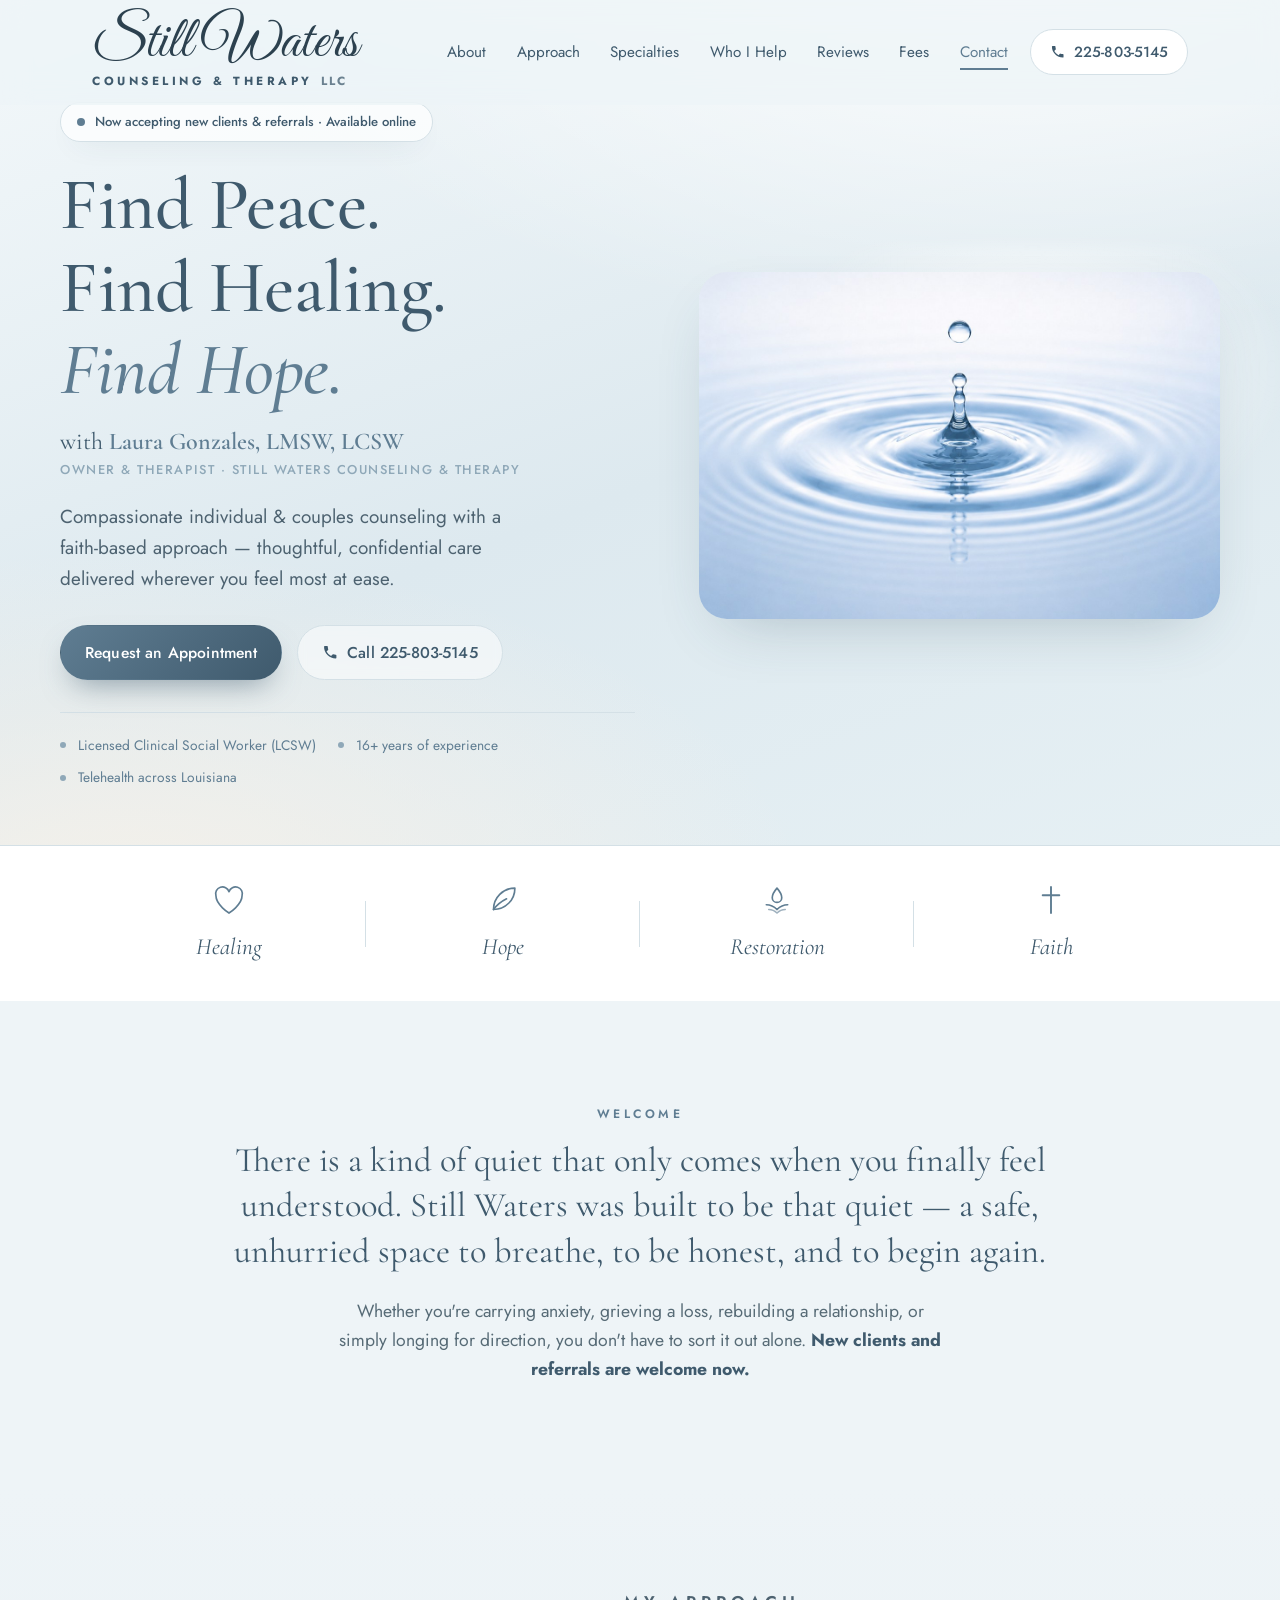
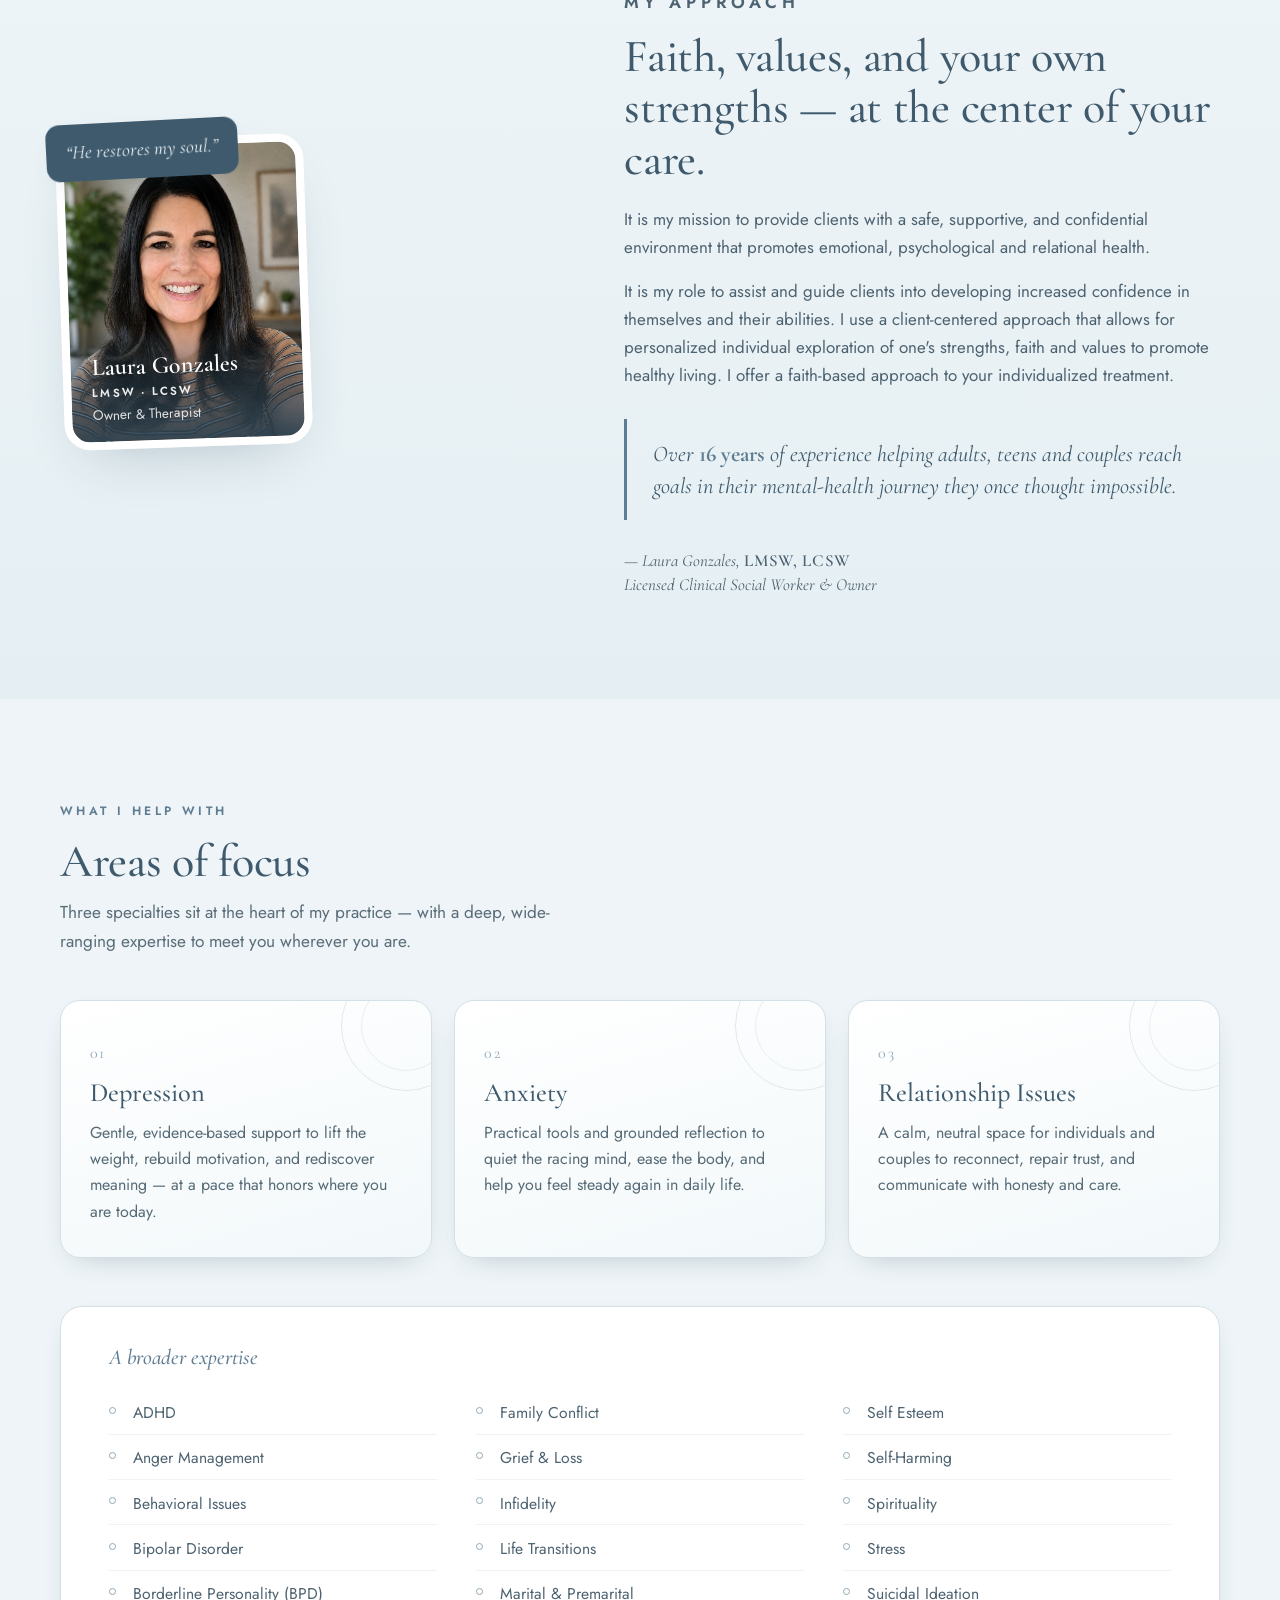
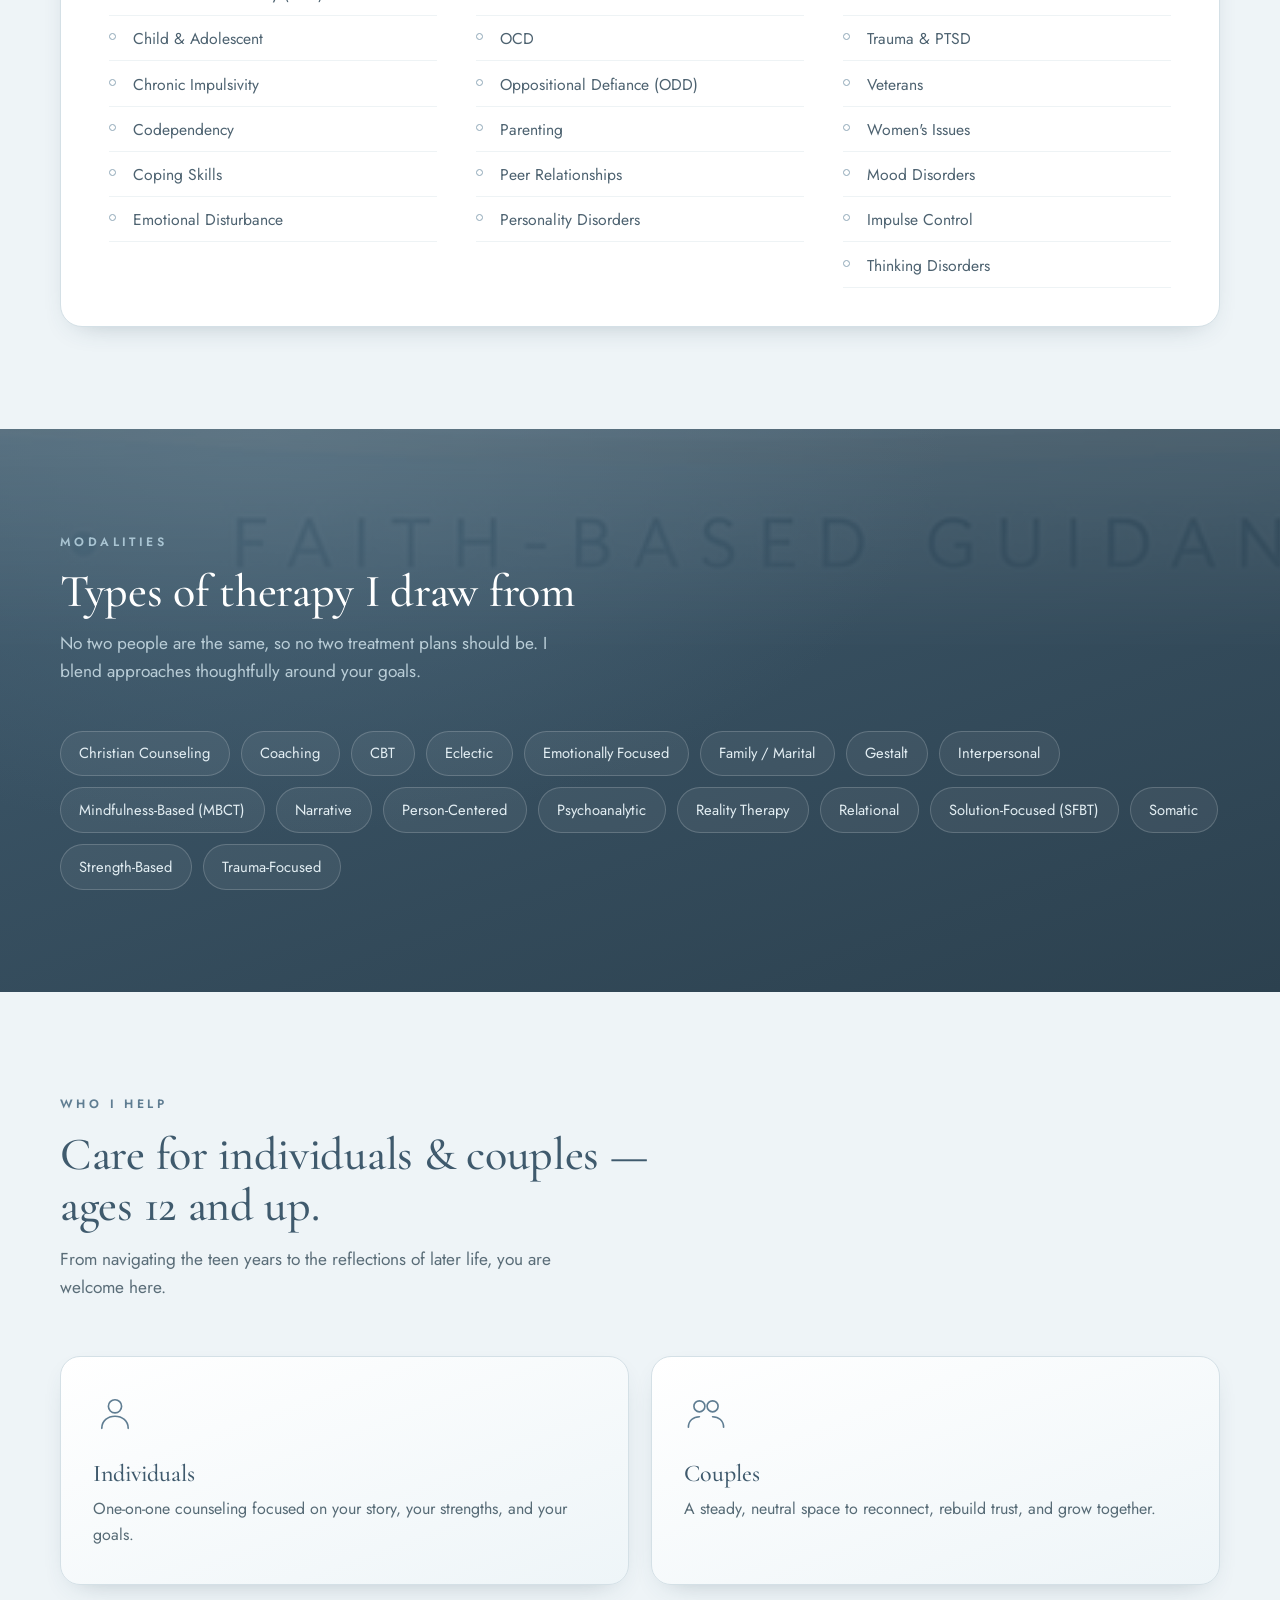
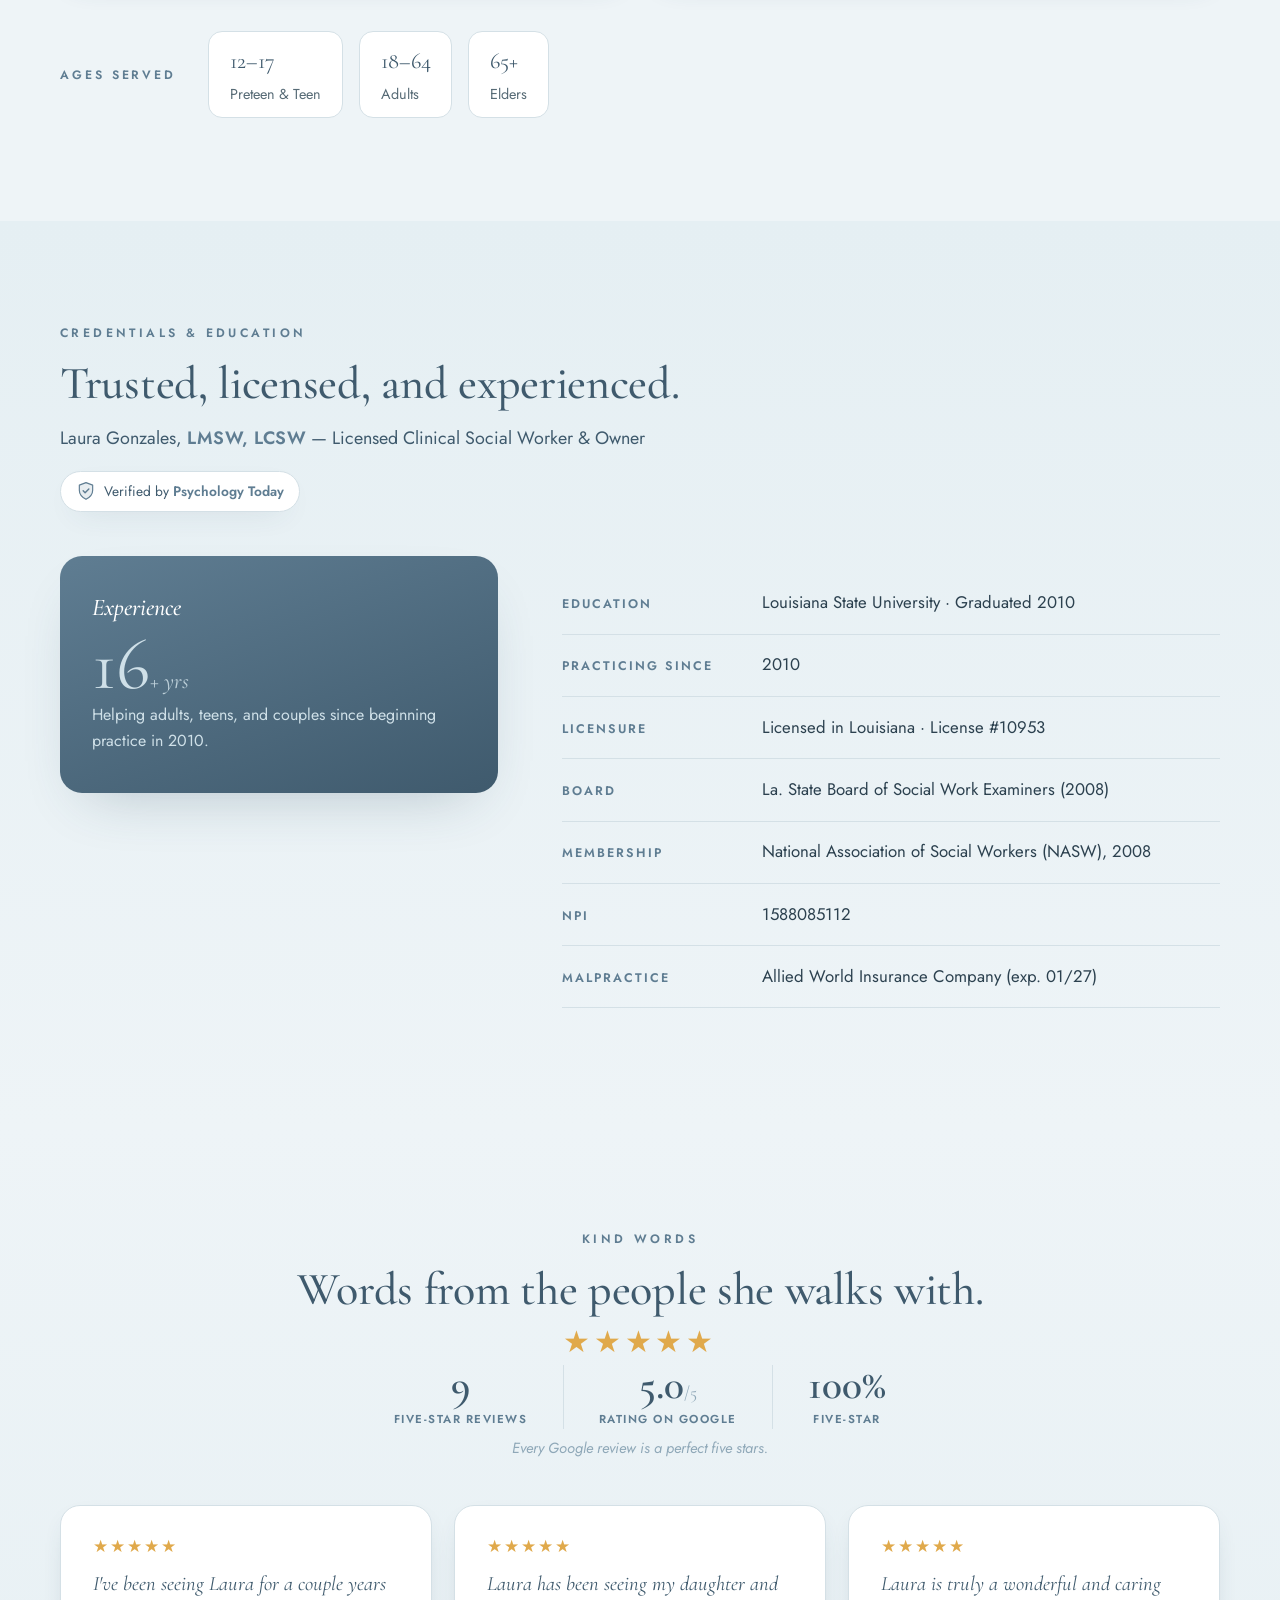
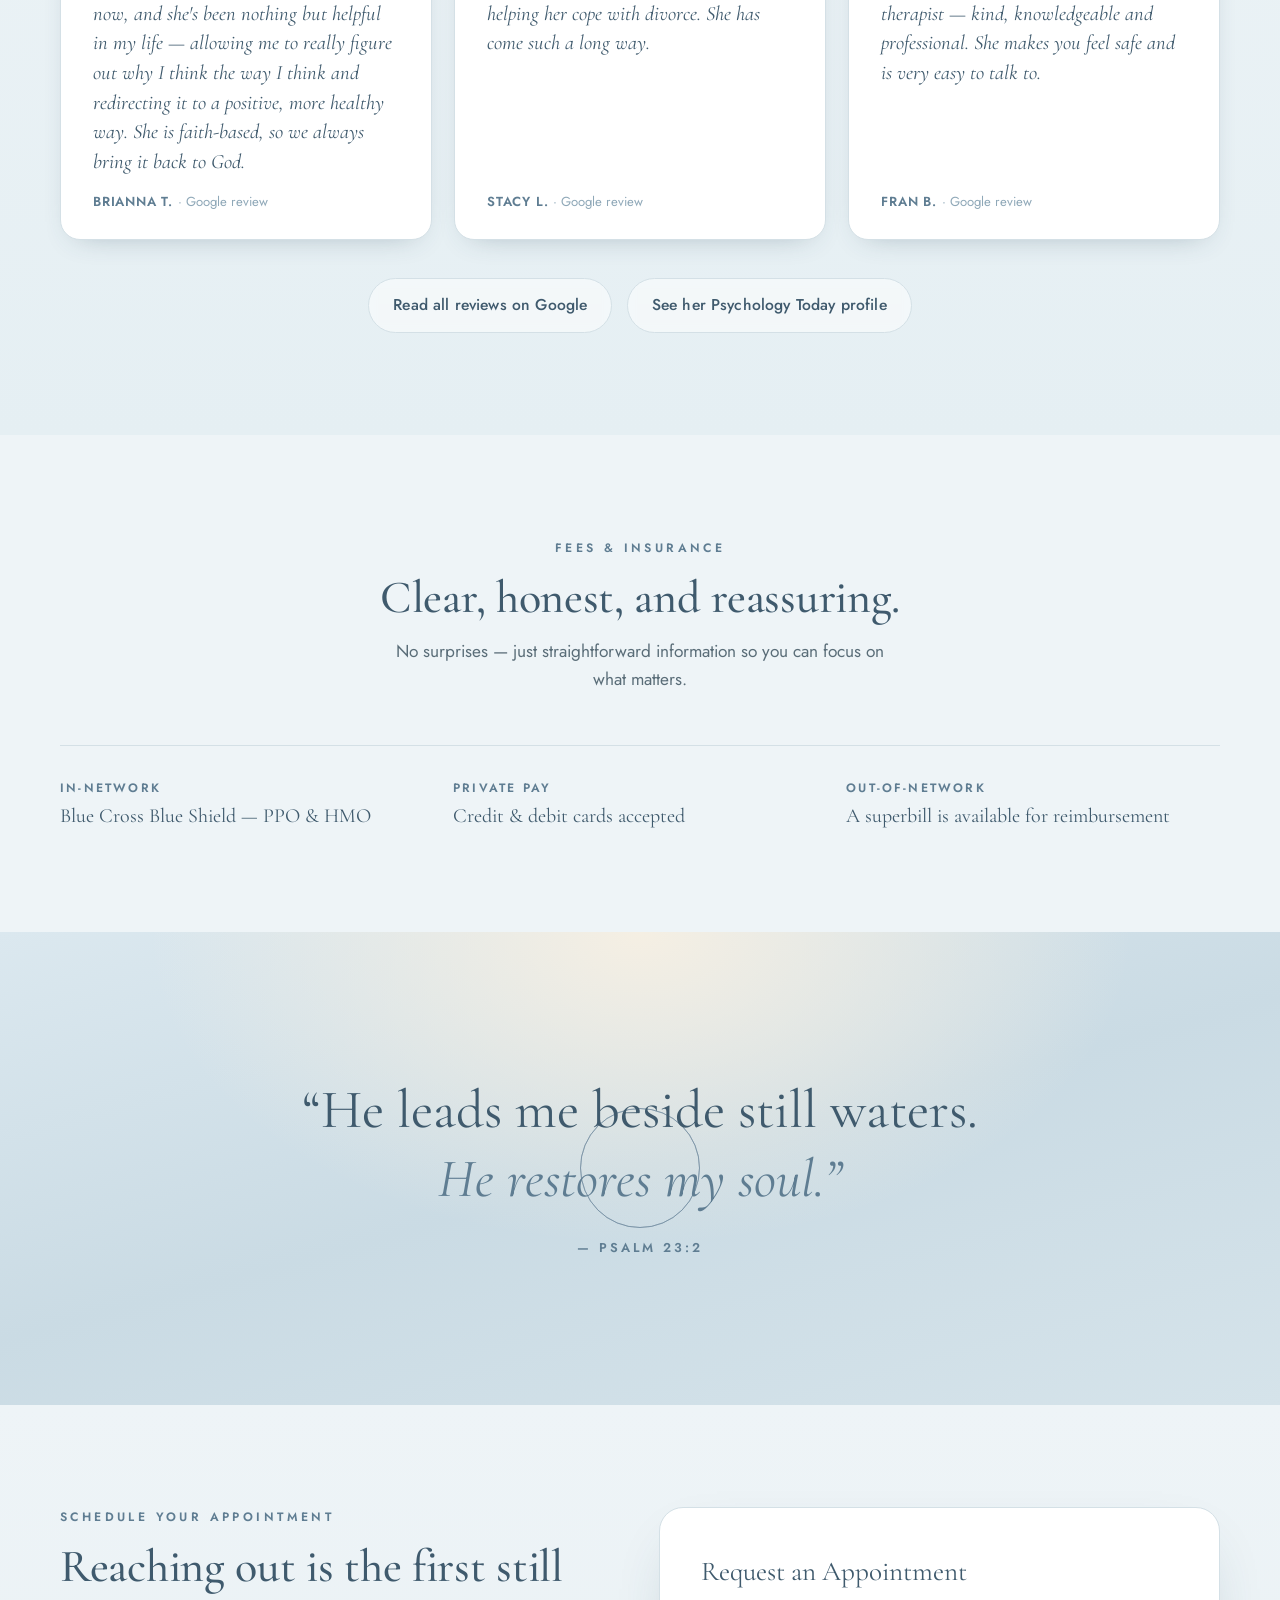
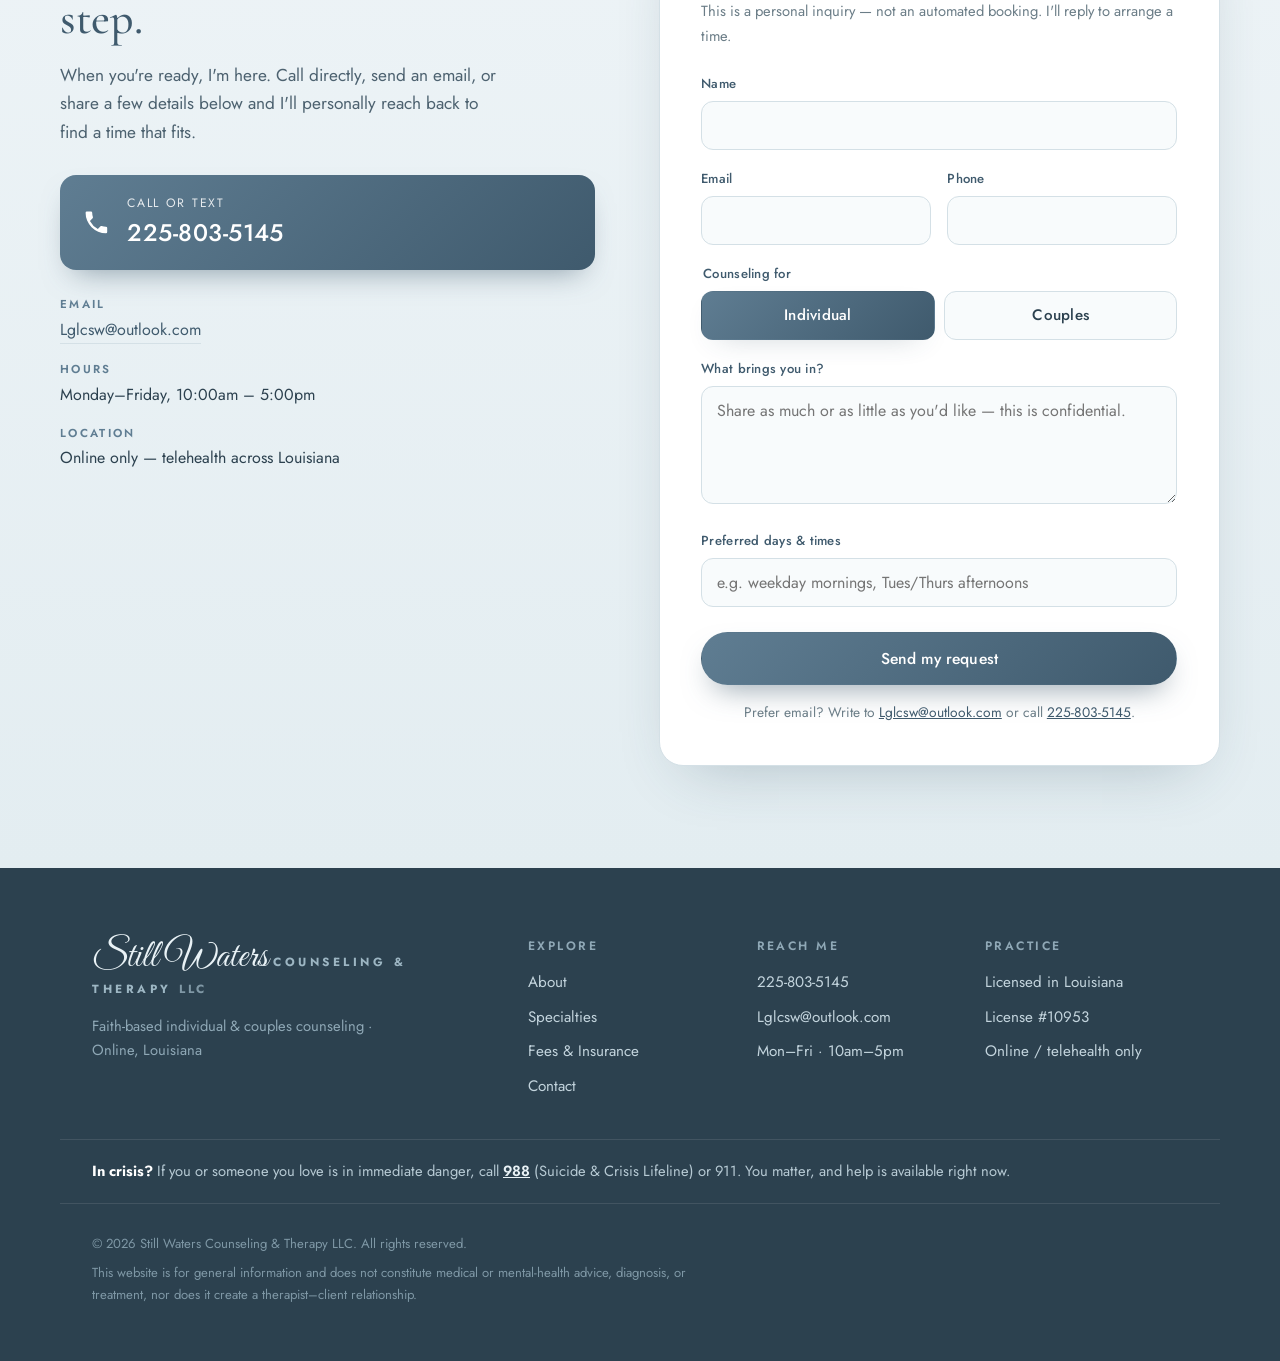
<file: index.html>
<!DOCTYPE html>
<html lang="en">
<head>
<meta charset="UTF-8" />
<meta name="viewport" content="width=device-width, initial-scale=1.0" />
<title>Still Waters Counseling &amp; Therapy — Faith-Based Individual &amp; Couples Counseling (Online, Louisiana)</title>
<meta name="description" content="Compassionate, faith-based individual and couples counseling in Louisiana, offered online. Licensed Clinical Social Worker with 16+ years of experience. Now accepting new clients." />
<meta name="theme-color" content="#e9f0f4" />
<link rel="icon" href="favicon.svg" type="image/svg+xml" />

<!-- Canonical -->
<link rel="canonical" href="https://stillwatersla.org/" />

<!-- Open Graph -->
<meta property="og:type" content="website" />
<meta property="og:site_name" content="Still Waters Counseling &amp; Therapy" />
<meta property="og:title" content="Still Waters Counseling & Therapy — Find Peace. Find Healing. Find Hope." />
<meta property="og:description" content="Faith-based individual & couples counseling in Louisiana, online. Now accepting new clients and referrals." />
<meta property="og:url" content="https://stillwatersla.org/" />
<meta property="og:image" content="https://stillwatersla.org/assets/still-waters-brand.jpg" />

<!-- Twitter Card -->
<meta name="twitter:card" content="summary_large_image" />
<meta name="twitter:title" content="Still Waters Counseling & Therapy — Find Peace. Find Healing. Find Hope." />
<meta name="twitter:description" content="Faith-based individual & couples counseling in Louisiana, online. Now accepting new clients and referrals." />
<meta name="twitter:image" content="https://stillwatersla.org/assets/still-waters-brand.jpg" />

<!-- JSON-LD structured data -->
<script type="application/ld+json">
{
  "@context": "https://schema.org",
  "@type": "MedicalBusiness",
  "name": "Still Waters Counseling & Therapy LLC",
  "description": "Faith-based individual and couples counseling in Louisiana, offered online via telehealth by a Licensed Clinical Social Worker (LCSW) with 16+ years of experience.",
  "url": "https://stillwatersla.org/",
  "image": "https://stillwatersla.org/assets/still-waters-brand.jpg",
  "telephone": "+1-225-803-5145",
  "email": "Lglcsw@outlook.com",
  "areaServed": {
    "@type": "State",
    "name": "Louisiana"
  },
  "availableService": {
    "@type": "MedicalTherapy",
    "name": "Telehealth counseling and psychotherapy"
  },
  "medicalSpecialty": "Psychiatric",
  "knowsAbout": [
    "Faith-based counseling",
    "Christian counseling",
    "Individual counseling",
    "Couples counseling",
    "Depression",
    "Anxiety",
    "Relationship issues",
    "Grief and loss",
    "Trauma and PTSD",
    "Marital and premarital counseling"
  ],
  "openingHoursSpecification": {
    "@type": "OpeningHoursSpecification",
    "dayOfWeek": ["Monday", "Tuesday", "Wednesday", "Thursday", "Friday"],
    "opens": "10:00",
    "closes": "17:00"
  },
  "founder": {
    "@type": "Person",
    "name": "Laura Gonzales",
    "honorificSuffix": "LMSW, LCSW",
    "jobTitle": "Licensed Clinical Social Worker, Owner"
  },
  "sameAs": [
    "https://www.psychologytoday.com/us/therapists/still-waters-counseling-therapy-gonzales-la/182335"
  ],
  "aggregateRating": {
    "@type": "AggregateRating",
    "ratingValue": "5.0",
    "bestRating": "5",
    "reviewCount": "3"
  },
  "review": [
    {
      "@type": "Review",
      "reviewRating": { "@type": "Rating", "ratingValue": "5", "bestRating": "5" },
      "author": { "@type": "Person", "name": "Verified patient" },
      "reviewBody": "Laura is so sweet and empathetic and provides lots of strategies during sessions. I highly recommend!"
    },
    {
      "@type": "Review",
      "reviewRating": { "@type": "Rating", "ratingValue": "5", "bestRating": "5" },
      "author": { "@type": "Person", "name": "Verified patient" },
      "reviewBody": "Laura is incredibly professional and responsive."
    }
  ]
}
</script>

<link rel="preconnect" href="https://fonts.googleapis.com" />
<link rel="preconnect" href="https://fonts.gstatic.com" crossorigin />
<link href="https://fonts.googleapis.com/css2?family=Cormorant+Garamond:ital,wght@0,400;0,500;0,600;1,400;1,500&family=Great+Vibes&family=Jost:wght@300;400;500;600&display=swap" rel="stylesheet" />

<link rel="stylesheet" href="styles.css" />
</head>
<body>

<!-- ============ SKIP LINK ============ -->
<a class="skip-link" href="#main">Skip to content</a>

<!-- ============ HEADER / NAV ============ -->
<header class="site-header" id="siteHeader">
  <div class="header-inner">
    <a class="brand" href="#top" aria-label="Still Waters Counseling and Therapy, home">
      <span class="brand-script">Still Waters</span>
      <span class="brand-sub">Counseling &amp; Therapy <span class="llc">LLC</span></span>
    </a>

    <nav class="primary-nav" aria-label="Primary">
      <ul>
        <li><a href="#top">About</a></li>
        <li><a href="#approach">Approach</a></li>
        <li><a href="#specialties">Specialties</a></li>
        <li><a href="#who">Who I Help</a></li>
        <li><a href="#reviews">Reviews</a></li>
        <li><a href="#fees">Fees</a></li>
        <li><a href="#contact">Contact</a></li>
      </ul>
    </nav>

    <a class="btn btn-call header-call" href="tel:+12258035145">
      <svg viewBox="0 0 24 24" aria-hidden="true" class="i-phone"><path d="M6.6 10.8a15.6 15.6 0 0 0 6.6 6.6l2.2-2.2a1 1 0 0 1 1-.24 11.4 11.4 0 0 0 3.6.58 1 1 0 0 1 1 1V20a1 1 0 0 1-1 1A17 17 0 0 1 3 4a1 1 0 0 1 1-1h3.5a1 1 0 0 1 1 1 11.4 11.4 0 0 0 .58 3.6 1 1 0 0 1-.24 1z"/></svg>
      <span>225-803-5145</span>
    </a>

    <button class="nav-toggle" id="navToggle" aria-expanded="false" aria-controls="mobileMenu" aria-label="Open menu">
      <span></span><span></span><span></span>
    </button>
  </div>
</header>

<!-- ============ MOBILE MENU ============ -->
<div class="mobile-menu" id="mobileMenu" aria-hidden="true">
  <div class="mobile-menu-panel">
    <nav aria-label="Mobile">
      <ul>
        <li><a href="#top">About</a></li>
        <li><a href="#approach">Approach</a></li>
        <li><a href="#specialties">Specialties</a></li>
        <li><a href="#therapies">Types of Therapy</a></li>
        <li><a href="#who">Who I Help</a></li>
        <li><a href="#credentials">Credentials</a></li>
        <li><a href="#reviews">Reviews</a></li>
        <li><a href="#fees">Fees &amp; Insurance</a></li>
        <li><a href="#contact">Contact</a></li>
      </ul>
      <a class="btn btn-call btn-block" href="tel:+12258035145">
        <svg viewBox="0 0 24 24" aria-hidden="true" class="i-phone"><path d="M6.6 10.8a15.6 15.6 0 0 0 6.6 6.6l2.2-2.2a1 1 0 0 1 1-.24 11.4 11.4 0 0 0 3.6.58 1 1 0 0 1 1 1V20a1 1 0 0 1-1 1A17 17 0 0 1 3 4a1 1 0 0 1 1-1h3.5a1 1 0 0 1 1 1 11.4 11.4 0 0 0 .58 3.6 1 1 0 0 1-.24 1z"/></svg>
        <span>Call 225-803-5145</span>
      </a>
    </nav>
  </div>
</div>
<div class="menu-scrim" id="menuScrim" hidden></div>

<main id="main">
<span id="top"></span>

<!-- ============ HERO ============ -->
<section class="hero" id="hero">
  <!-- animated ripple motif -->
  <div class="hero-ripples" aria-hidden="true">
    <span class="ripple r1"></span>
    <span class="ripple r2"></span>
    <span class="ripple r3"></span>
    <span class="drop"></span>
  </div>

  <div class="hero-grid">
    <div class="hero-copy">
      <p class="eyebrow reveal">
        <span class="dot"></span> Now accepting new clients &amp; referrals · Available online
      </p>
      <h1 class="reveal">Find Peace.<br />Find Healing.<br /><em>Find Hope.</em></h1>
      <p class="hero-byline reveal">
        with <strong>Laura Gonzales, LMSW, LCSW</strong>
        <span>Owner &amp; Therapist · Still Waters Counseling &amp; Therapy</span>
      </p>
      <p class="hero-lede reveal">
        Compassionate individual &amp; couples counseling with a faith-based approach —
        thoughtful, confidential care delivered wherever you feel most at ease.
      </p>
      <div class="hero-actions reveal">
        <a class="btn btn-primary" href="#contact">Request an Appointment</a>
        <a class="btn btn-ghost" href="tel:+12258035145">
          <svg viewBox="0 0 24 24" aria-hidden="true" class="i-phone"><path d="M6.6 10.8a15.6 15.6 0 0 0 6.6 6.6l2.2-2.2a1 1 0 0 1 1-.24 11.4 11.4 0 0 0 3.6.58 1 1 0 0 1 1 1V20a1 1 0 0 1-1 1A17 17 0 0 1 3 4a1 1 0 0 1 1-1h3.5a1 1 0 0 1 1 1 11.4 11.4 0 0 0 .58 3.6 1 1 0 0 1-.24 1z"/></svg>
          Call 225-803-5145
        </a>
      </div>
      <ul class="hero-meta reveal">
        <li>Licensed Clinical Social Worker (LCSW)</li>
        <li>16+ years of experience</li>
        <li>Telehealth across Louisiana</li>
      </ul>
    </div>

    <div class="hero-media reveal" aria-hidden="true">
      <div class="hero-photo" style="background-image:url('assets/hero-stillwaters.jpg')"></div>
      <div class="hero-photo-glow"></div>
    </div>
  </div>
</section>

<!-- ============ VALUES ROW ============ -->
<section class="values" aria-label="Our promise">
  <ul>
    <li class="reveal">
      <svg viewBox="0 0 32 32" aria-hidden="true"><path d="M16 27S5 20 5 12.5A5.5 5.5 0 0 1 16 9a5.5 5.5 0 0 1 11 3.5C27 20 16 27 16 27z" fill="none" stroke="currentColor" stroke-width="1.4" stroke-linejoin="round"/></svg>
      <span class="v-name">Healing</span>
    </li>
    <li class="reveal">
      <svg viewBox="0 0 32 32" aria-hidden="true"><path d="M8 24C8 14 16 6 26 6c0 10-8 18-18 18z" fill="none" stroke="currentColor" stroke-width="1.4" stroke-linejoin="round"/><path d="M8 24c3-4 7-7 11-9" fill="none" stroke="currentColor" stroke-width="1.4" stroke-linecap="round"/></svg>
      <span class="v-name">Hope</span>
    </li>
    <li class="reveal">
      <svg viewBox="0 0 32 32" aria-hidden="true"><path d="M16 6c2.6 3 4 5.6 4 8a4 4 0 0 1-8 0c0-2.4 1.4-5 4-8z" fill="none" stroke="currentColor" stroke-width="1.4" stroke-linejoin="round"/><path d="M7 20c3 0 6 1 9 4 3-3 6-4 9-4" fill="none" stroke="currentColor" stroke-width="1.4" stroke-linecap="round"/><path d="M9 24c3 0 5 1 7 3 2-2 4-3 7-3" fill="none" stroke="currentColor" stroke-width="1.2" stroke-linecap="round" opacity=".6"/></svg>
      <span class="v-name">Restoration</span>
    </li>
    <li class="reveal">
      <svg viewBox="0 0 32 32" aria-hidden="true"><path d="M16 5v22M9 12h14" fill="none" stroke="currentColor" stroke-width="1.6" stroke-linecap="round"/></svg>
      <span class="v-name">Faith</span>
    </li>
  </ul>
</section>

<!-- ============ INTRO / WELCOME ============ -->
<section class="intro" id="welcome">
  <div class="intro-inner reveal">
    <p class="section-kicker">Welcome</p>
    <p class="intro-lead">
      There is a kind of quiet that only comes when you finally feel understood.
      Still Waters was built to be that quiet — a safe, unhurried space to breathe,
      to be honest, and to begin again.
    </p>
    <p class="intro-note">
      Whether you're carrying anxiety, grieving a loss, rebuilding a relationship, or
      simply longing for direction, you don't have to sort it out alone.
      <strong>New clients and referrals are welcome now.</strong>
    </p>
  </div>
</section>

<!-- ============ ABOUT / APPROACH ============ -->
<section class="about" id="about">
  <div class="about-grid">
    <div class="about-media reveal">
      <figure class="provider-card">
        <!-- IMG-NEEDED: drop the real portrait at assets/laura-gonzales.jpg — the
             monogram below shows gracefully until then (onerror hides a missing file) -->
        <span class="provider-monogram" aria-hidden="true">LG</span>
        <img src="assets/laura-gonzales.jpg"
             alt="Laura Gonzales, LMSW, LCSW — owner and therapist at Still Waters Counseling &amp; Therapy"
             loading="lazy" onerror="this.style.display='none'" />
        <figcaption class="provider-badge">
          <span class="pb-name">Laura Gonzales</span>
          <span class="pb-cred">LMSW · LCSW</span>
          <span class="pb-role">Owner &amp; Therapist</span>
        </figcaption>
      </figure>
      <div class="about-verse-chip" aria-hidden="true">
        <span>“He restores my soul.”</span>
      </div>
    </div>

    <div class="about-copy reveal">
      <p class="section-kicker" id="approach">My Approach</p>
      <h2>Faith, values, and your own strengths — at the center of your care.</h2>
      <p>
        It is my mission to provide clients with a safe, supportive, and confidential
        environment that promotes emotional, psychological and relational health.
      </p>
      <p>
        It is my role to assist and guide clients into developing increased confidence
        in themselves and their abilities. I use a client-centered approach that allows
        for personalized individual exploration of one's strengths, faith and values to
        promote healthy living. I offer a faith-based approach to your individualized
        treatment.
      </p>
      <blockquote class="pull">
        Over <strong>16 years</strong> of experience helping adults, teens and couples
        reach goals in their mental-health journey they once thought impossible.
      </blockquote>
      <p class="signoff">— Laura Gonzales, <span>LMSW, LCSW</span><br />Licensed Clinical Social Worker &amp; Owner</p>
    </div>
  </div>
</section>

<!-- ============ SPECIALTIES ============ -->
<section class="specialties" id="specialties">
  <div class="section-head reveal">
    <p class="section-kicker">What I Help With</p>
    <h2>Areas of focus</h2>
    <p class="section-sub">
      Three specialties sit at the heart of my practice — with a deep, wide-ranging
      expertise to meet you wherever you are.
    </p>
  </div>

  <div class="top-specialties">
    <article class="spec-feature reveal">
      <span class="spec-num">01</span>
      <h3>Depression</h3>
      <p>
        Gentle, evidence-based support to lift the weight, rebuild motivation, and
        rediscover meaning — at a pace that honors where you are today.
      </p>
    </article>
    <article class="spec-feature reveal">
      <span class="spec-num">02</span>
      <h3>Anxiety</h3>
      <p>
        Practical tools and grounded reflection to quiet the racing mind, ease the
        body, and help you feel steady again in daily life.
      </p>
    </article>
    <article class="spec-feature reveal">
      <span class="spec-num">03</span>
      <h3>Relationship Issues</h3>
      <p>
        A calm, neutral space for individuals and couples to reconnect, repair trust,
        and communicate with honesty and care.
      </p>
    </article>
  </div>

  <div class="expertise reveal">
    <h3 class="expertise-title">A broader expertise</h3>
    <div class="expertise-cols">
      <ul>
        <li>ADHD</li><li>Anger Management</li><li>Behavioral Issues</li>
        <li>Bipolar Disorder</li><li>Borderline Personality (BPD)</li>
        <li>Child &amp; Adolescent</li><li>Chronic Impulsivity</li>
        <li>Codependency</li><li>Coping Skills</li>
        <li>Emotional Disturbance</li>
      </ul>
      <ul>
        <li>Family Conflict</li><li>Grief &amp; Loss</li><li>Infidelity</li>
        <li>Life Transitions</li><li>Marital &amp; Premarital</li>
        <li>OCD</li><li>Oppositional Defiance (ODD)</li>
        <li>Parenting</li><li>Peer Relationships</li>
        <li>Personality Disorders</li>
      </ul>
      <ul>
        <li>Self Esteem</li><li>Self-Harming</li><li>Spirituality</li>
        <li>Stress</li><li>Suicidal Ideation</li>
        <li>Trauma &amp; PTSD</li><li>Veterans</li>
        <li>Women's Issues</li><li>Mood Disorders</li>
        <li>Impulse Control</li><li>Thinking Disorders</li>
      </ul>
    </div>
  </div>
</section>

<!-- ============ TYPES OF THERAPY ============ -->
<section class="therapies" id="therapies">
  <div class="therapies-inner">
    <div class="section-head reveal on-dark">
      <p class="section-kicker">Modalities</p>
      <h2>Types of therapy I draw from</h2>
      <p class="section-sub">
        No two people are the same, so no two treatment plans should be. I blend
        approaches thoughtfully around your goals.
      </p>
    </div>
    <ul class="therapy-tags reveal">
      <li>Christian Counseling</li><li>Coaching</li><li>CBT</li><li>Eclectic</li>
      <li>Emotionally Focused</li><li>Family / Marital</li><li>Gestalt</li>
      <li>Interpersonal</li><li>Mindfulness-Based (MBCT)</li><li>Narrative</li>
      <li>Person-Centered</li><li>Psychoanalytic</li><li>Reality Therapy</li>
      <li>Relational</li><li>Solution-Focused (SFBT)</li><li>Somatic</li>
      <li>Strength-Based</li><li>Trauma-Focused</li>
    </ul>
  </div>
</section>

<!-- ============ WHO I HELP ============ -->
<section class="who" id="who">
  <div class="who-grid">
    <div class="who-head reveal">
      <p class="section-kicker">Who I Help</p>
      <h2>Care for individuals &amp; couples — ages 12 and up.</h2>
      <p class="section-sub">
        From navigating the teen years to the reflections of later life, you are
        welcome here.
      </p>
    </div>

    <div class="who-panels">
      <article class="who-panel reveal">
        <svg viewBox="0 0 40 40" aria-hidden="true"><circle cx="20" cy="13" r="6" fill="none" stroke="currentColor" stroke-width="1.5"/><path d="M8 33c0-7 5.5-11 12-11s12 4 12 11" fill="none" stroke="currentColor" stroke-width="1.5" stroke-linecap="round"/></svg>
        <h3>Individuals</h3>
        <p>One-on-one counseling focused on your story, your strengths, and your goals.</p>
      </article>
      <article class="who-panel reveal">
        <svg viewBox="0 0 40 40" aria-hidden="true"><circle cx="14" cy="13" r="5" fill="none" stroke="currentColor" stroke-width="1.5"/><circle cx="26" cy="13" r="5" fill="none" stroke="currentColor" stroke-width="1.5"/><path d="M4 32c0-6 4.5-9.5 10-9.5M36 32c0-6-4.5-9.5-10-9.5" fill="none" stroke="currentColor" stroke-width="1.5" stroke-linecap="round"/></svg>
        <h3>Couples</h3>
        <p>A steady, neutral space to reconnect, rebuild trust, and grow together.</p>
      </article>
    </div>

    <div class="who-ages reveal">
      <span class="ages-label">Ages served</span>
      <ol class="ages-track">
        <li><span>12–17</span>Preteen &amp; Teen</li>
        <li><span>18–64</span>Adults</li>
        <li><span>65+</span>Elders</li>
      </ol>
    </div>
  </div>
</section>

<!-- ============ CREDENTIALS ============ -->
<section class="credentials" id="credentials">
  <div class="section-head reveal">
    <p class="section-kicker">Credentials &amp; Education</p>
    <h2>Trusted, licensed, and experienced.</h2>
    <p class="cred-provider">Laura Gonzales, <strong>LMSW, LCSW</strong> — Licensed Clinical Social Worker &amp; Owner</p>
    <a class="pt-verified" href="https://www.psychologytoday.com/us/therapists/still-waters-counseling-therapy-gonzales-la/182335" target="_blank" rel="noopener" aria-label="Verified by Psychology Today (opens in a new tab)">
      <svg viewBox="0 0 24 24" aria-hidden="true"><path d="M12 2 4 5v6c0 5 3.4 8.5 8 11 4.6-2.5 8-6 8-11V5l-8-3z" fill="currentColor" opacity=".14"/><path d="M12 2 4 5v6c0 5 3.4 8.5 8 11 4.6-2.5 8-6 8-11V5l-8-3z" fill="none" stroke="currentColor" stroke-width="1.4" stroke-linejoin="round"/><path d="m8.6 11.8 2.3 2.3 4.5-4.6" fill="none" stroke="currentColor" stroke-width="1.7" stroke-linecap="round" stroke-linejoin="round"/></svg>
      <span>Verified by <strong>Psychology Today</strong></span>
    </a>
  </div>

  <div class="cred-grid">
    <div class="cred-block reveal">
      <h3>Experience</h3>
      <p class="cred-big">16<span>+ yrs</span></p>
      <p>Helping adults, teens, and couples since beginning practice in 2010.</p>
    </div>

    <dl class="cred-facts reveal">
      <div><dt>Education</dt><dd>Louisiana State University · Graduated 2010</dd></div>
      <div><dt>Practicing since</dt><dd>2010</dd></div>
      <div><dt>Licensure</dt><dd>Licensed in Louisiana · License&nbsp;#10953</dd></div>
      <div><dt>Board</dt><dd>La. State Board of Social Work Examiners (2008)</dd></div>
      <div><dt>Membership</dt><dd>National Association of Social Workers (NASW), 2008</dd></div>
      <div><dt>NPI</dt><dd>1588085112</dd></div>
      <div><dt>Malpractice</dt><dd>Allied World Insurance Company (exp. 01/27)</dd></div>
    </dl>
  </div>
</section>

<!-- ============ REVIEWS / TESTIMONIALS ============ -->
<section class="reviews" id="reviews">
  <div class="section-head reveal center">
    <p class="section-kicker">Kind Words</p>
    <h2>Words from the people she walks with.</h2>
    <span class="stars stars-lg" aria-hidden="true">★★★★★</span>
    <div class="review-stats" aria-label="Google review summary">
      <div class="rstat">
        <span class="rstat-num">9</span>
        <span class="rstat-label">Five-Star Reviews</span>
      </div>
      <div class="rstat">
        <span class="rstat-num">5.0<small>/5</small></span>
        <span class="rstat-label">Rating on Google</span>
      </div>
      <div class="rstat">
        <span class="rstat-num">100%</span>
        <span class="rstat-label">Five-Star</span>
      </div>
    </div>
    <p class="review-source">Every Google review is a perfect five stars.</p>
  </div>

  <div class="review-grid">
    <figure class="review-card reveal">
      <span class="stars" aria-hidden="true">★★★★★</span>
      <blockquote>I've been seeing Laura for a couple years now, and she's been nothing but helpful in my life — allowing me to really figure out why I think the way I think and redirecting it to a positive, more healthy way. She is faith-based, so we always bring it back to God.</blockquote>
      <figcaption>Brianna T. <span>· Google review</span></figcaption>
    </figure>
    <figure class="review-card reveal">
      <span class="stars" aria-hidden="true">★★★★★</span>
      <blockquote>Laura has been seeing my daughter and helping her cope with divorce. She has come such a long way.</blockquote>
      <figcaption>Stacy L. <span>· Google review</span></figcaption>
    </figure>
    <figure class="review-card reveal">
      <span class="stars" aria-hidden="true">★★★★★</span>
      <blockquote>Laura is truly a wonderful and caring therapist — kind, knowledgeable and professional. She makes you feel safe and is very easy to talk to.</blockquote>
      <figcaption>Fran B. <span>· Google review</span></figcaption>
    </figure>
  </div>

  <div class="review-cta reveal">
    <a class="btn btn-ghost" href="https://www.google.com/maps?cid=16106097364406148467" target="_blank" rel="noopener">Read all reviews on Google</a>
    <a class="btn btn-ghost" href="https://www.psychologytoday.com/us/therapists/still-waters-counseling-therapy-gonzales-la/182335" target="_blank" rel="noopener">See her Psychology Today profile</a>
  </div>
</section>

<!-- ============ FEES & INSURANCE ============ -->
<section class="fees" id="fees">
  <div class="fees-grid">
    <div class="fees-head reveal">
      <p class="section-kicker">Fees &amp; Insurance</p>
      <h2>Clear, honest, and reassuring.</h2>
      <p class="section-sub">
        No surprises — just straightforward information so you can focus on what matters.
      </p>
    </div>

    <ul class="fee-list reveal">
      <li>
        <strong>In-network</strong>
        <span>Blue Cross Blue Shield — PPO &amp; HMO</span>
      </li>
      <li>
        <strong>Private pay</strong>
        <span>Credit &amp; debit cards accepted</span>
      </li>
      <li>
        <strong>Out-of-network</strong>
        <span>A superbill is available for reimbursement</span>
      </li>
    </ul>
  </div>
</section>

<!-- ============ VERSE — FULL-BLEED CALM MOMENT ============ -->
<section class="verse" aria-label="Scripture">
  <div class="verse-ripple" aria-hidden="true"><span></span><span></span><span></span></div>
  <blockquote class="reveal">
    <p>“He leads me beside still waters.<br /><em>He restores my soul.”</em></p>
    <cite>— Psalm 23:2</cite>
  </blockquote>
</section>

<!-- ============ SCHEDULE / CONTACT ============ -->
<section class="contact" id="contact">
  <div class="contact-grid">
    <div class="contact-info reveal">
      <p class="section-kicker">Schedule Your Appointment</p>
      <h2>Reaching out is the first still step.</h2>
      <p class="contact-lede">
        When you're ready, I'm here. Call directly, send an email, or share a few
        details below and I'll personally reach back to find a time that fits.
      </p>

      <a class="call-tile" href="tel:+12258035145">
        <svg viewBox="0 0 24 24" aria-hidden="true" class="i-phone"><path d="M6.6 10.8a15.6 15.6 0 0 0 6.6 6.6l2.2-2.2a1 1 0 0 1 1-.24 11.4 11.4 0 0 0 3.6.58 1 1 0 0 1 1 1V20a1 1 0 0 1-1 1A17 17 0 0 1 3 4a1 1 0 0 1 1-1h3.5a1 1 0 0 1 1 1 11.4 11.4 0 0 0 .58 3.6 1 1 0 0 1-.24 1z"/></svg>
        <span>
          <small>Call or text</small>
          <strong>225-803-5145</strong>
        </span>
      </a>

      <ul class="contact-meta">
        <li>
          <span class="cm-label">Email</span>
          <a href="mailto:Lglcsw@outlook.com">Lglcsw@outlook.com</a>
        </li>
        <li>
          <span class="cm-label">Hours</span>
          Monday–Friday, 10:00am – 5:00pm
        </li>
        <li>
          <span class="cm-label">Location</span>
          Online only — telehealth across Louisiana
        </li>
      </ul>
    </div>

    <!-- Real inquiry form (not a fake calendar) -->
    <form class="inquiry reveal" id="inquiryForm">
      <p class="form-title">Request an Appointment</p>
      <p class="form-sub">This is a personal inquiry — not an automated booking. I'll reply to arrange a time.</p>

      <div class="field">
        <label for="f-name">Name</label>
        <input id="f-name" name="Name" type="text" autocomplete="name" required />
      </div>

      <div class="field-row">
        <div class="field">
          <label for="f-email">Email</label>
          <input id="f-email" name="Email" type="email" autocomplete="email" required />
        </div>
        <div class="field">
          <label for="f-phone">Phone</label>
          <input id="f-phone" name="Phone" type="tel" autocomplete="tel" />
        </div>
      </div>

      <fieldset class="field seg">
        <legend>Counseling for</legend>
        <div class="segments">
          <label><input type="radio" name="Counseling For" value="Individual" checked /><span>Individual</span></label>
          <label><input type="radio" name="Counseling For" value="Couples" /><span>Couples</span></label>
        </div>
      </fieldset>

      <div class="field">
        <label for="f-brings">What brings you in?</label>
        <textarea id="f-brings" name="What brings you in" rows="4" placeholder="Share as much or as little as you'd like — this is confidential."></textarea>
      </div>

      <div class="field">
        <label for="f-times">Preferred days &amp; times</label>
        <input id="f-times" name="Preferred Times" type="text" placeholder="e.g. weekday mornings, Tues/Thurs afternoons" />
      </div>

      <button class="btn btn-primary btn-block" type="submit">Send my request</button>
      <p class="form-fallback">
        Prefer email? Write to
        <a href="mailto:Lglcsw@outlook.com">Lglcsw@outlook.com</a>
        or call <a href="tel:+12258035145">225-803-5145</a>.
      </p>
    </form>
  </div>
</section>

</main>

<!-- ============ FOOTER ============ -->
<footer class="site-footer">
  <div class="footer-inner">
    <div class="footer-brand">
      <span class="brand-script">Still Waters</span>
      <span class="brand-sub">Counseling &amp; Therapy <span class="llc">LLC</span></span>
      <p class="footer-tag">Faith-based individual &amp; couples counseling · Online, Louisiana</p>
    </div>

    <div class="footer-cols">
      <div>
        <h4>Explore</h4>
        <ul>
          <li><a href="#top">About</a></li>
          <li><a href="#specialties">Specialties</a></li>
          <li><a href="#fees">Fees &amp; Insurance</a></li>
          <li><a href="#contact">Contact</a></li>
        </ul>
      </div>
      <div>
        <h4>Reach me</h4>
        <ul>
          <li><a href="tel:+12258035145">225-803-5145</a></li>
          <li><a href="mailto:Lglcsw@outlook.com">Lglcsw@outlook.com</a></li>
          <li>Mon–Fri · 10am–5pm</li>
        </ul>
      </div>
      <div>
        <h4>Practice</h4>
        <ul>
          <li>Licensed in Louisiana</li>
          <li>License&nbsp;#10953</li>
          <li>Online / telehealth only</li>
        </ul>
      </div>
    </div>
  </div>

  <div class="footer-crisis" role="note">
    <strong>In crisis?</strong> If you or someone you love is in immediate danger,
    call <a href="tel:988">988</a> (Suicide &amp; Crisis Lifeline) or 911.
    You matter, and help is available right now.
  </div>

  <div class="footer-legal">
    <p>© <span id="year">2026</span> Still Waters Counseling &amp; Therapy LLC. All rights reserved.</p>
    <p class="disclaimer">
      This website is for general information and does not constitute medical or mental-health
      advice, diagnosis, or treatment, nor does it create a therapist–client relationship.
    </p>
  </div>
</footer>

<script src="script.js?v=2"></script>
</body>
</html>
</file>
<file: styles.css>
/* ============================================================
   Still Waters Counseling & Therapy — styles
   Palette: dusty slate-blue · pale mist white · warm cream
   ============================================================ */

:root{
  --mist:        #eef4f7;   /* pale mist white bg */
  --mist-2:      #e3edf1;
  --cream:       #f6f1e9;   /* warm cream */
  --cream-2:     #efe6d6;
  --slate:       #5f7d92;   /* dusty slate blue (brand) */
  --slate-deep:  #3f5a6d;   /* deeper slate for text/headings */
  --slate-ink:   #2c414f;   /* near-ink slate */
  --slate-soft:  #8fa8b8;
  --line:        #d4e0e6;
  --white:       #ffffff;
  --shadow:      0 24px 60px -28px rgba(48, 78, 96, .32);
  --shadow-sm:   0 10px 30px -18px rgba(48, 78, 96, .45);

  --serif: "Cormorant Garamond", Georgia, "Times New Roman", serif;
  --sans:  "Jost", -apple-system, BlinkMacSystemFont, "Segoe UI", Roboto, sans-serif;
  --script:"Great Vibes", "Cormorant Garamond", cursive;

  --wrap: 1160px;
  --ease: cubic-bezier(.22,.61,.36,1);
}

/* ---------- reset ---------- */
*,*::before,*::after{ box-sizing:border-box; }
html{ scroll-behavior:smooth; -webkit-text-size-adjust:100%; overflow-x:clip; max-width:100%; scroll-padding-top:90px; }
body{ overflow-x:clip; max-width:100%; -webkit-tap-highlight-color:transparent; }
@media (prefers-reduced-motion: reduce){ html{ scroll-behavior:auto; } }
body{
  margin:0;
  font-family:var(--sans);
  font-weight:400;
  color:var(--slate-ink);
  background:var(--mist);
  line-height:1.65;
  -webkit-font-smoothing:antialiased;
  text-rendering:optimizeLegibility;
  overflow-x:clip;
}
img{ max-width:100%; display:block; }
a{ color:inherit; }
h1,h2,h3,h4{ margin:0; font-weight:500; line-height:1.12; color:var(--slate-deep); }
p{ margin:0 0 1rem; }
ul,ol{ margin:0; padding:0; list-style:none; }

.skip-link{
  position:absolute; left:-999px; top:0; z-index:200;
  background:var(--slate-deep); color:#fff; padding:.7rem 1.1rem;
  border-radius:0 0 10px 0; font-size:.9rem;
}
.skip-link:focus{ left:0; }

:focus-visible{ outline:2.5px solid var(--slate); outline-offset:3px; border-radius:4px; }
#main:focus{ outline:none; }

/* anchor targets sit clear of the fixed header (scroll-padding alone can under-shoot
   the taller scrolled header, and in-content ids like #approach need their own offset) */
section[id], #main, #top, #approach, [id]:target{ scroll-margin-top:104px; }

/* ---------- shared type ---------- */
h1{ font-family:var(--serif); font-weight:500; font-size:clamp(2.7rem,6vw,4.6rem); letter-spacing:-.5px; }
h1 em{ font-style:italic; color:var(--slate); }
h2{ font-family:var(--serif); font-size:clamp(1.9rem,3.6vw,2.9rem); letter-spacing:-.3px; }
h3{ font-family:var(--serif); font-size:1.5rem; }
.section-kicker{
  font-family:var(--sans); font-size:.76rem; font-weight:600;
  letter-spacing:.28em; text-transform:uppercase; color:var(--slate);
  margin:0 0 .9rem;
}
.section-sub{ color:#5a6d78; font-size:1.08rem; max-width:52ch; }

/* ---------- buttons ---------- */
.btn{
  --pad:.85rem 1.5rem;
  display:inline-flex; align-items:center; justify-content:center; gap:.55rem;
  font-family:var(--sans); font-weight:500; font-size:.98rem;
  padding:var(--pad); border-radius:999px; border:1px solid transparent;
  text-decoration:none; cursor:pointer; letter-spacing:.01em;
  transition:transform .3s var(--ease), box-shadow .3s var(--ease),
             background .3s var(--ease), color .3s var(--ease), border-color .3s var(--ease);
}
.btn:hover{ transform:translateY(-2px); }
.btn-primary{
  background:linear-gradient(135deg, var(--slate) 0%, var(--slate-deep) 100%);
  color:#fff; box-shadow:0 14px 30px -12px rgba(63,90,109,.6);
}
.btn-primary:hover{ box-shadow:0 20px 40px -12px rgba(63,90,109,.7); }
.btn-ghost{
  background:rgba(255,255,255,.5); color:var(--slate-deep);
  border-color:var(--line); backdrop-filter:blur(4px);
}
.btn-ghost:hover{ background:#fff; border-color:var(--slate-soft); }
.btn-call{ background:var(--white); color:var(--slate-deep); border-color:var(--line); }
.btn-call:hover{ border-color:var(--slate-soft); }
.btn-block{ width:100%; }
.i-phone{ width:1.05em; height:1.05em; fill:currentColor; }

/* ============================================================
   HEADER
   ============================================================ */
.site-header{
  /* z-index sits ABOVE the mobile menu (120) and scrim (110) so the header —
     and the nav toggle inside it — stays on top when the drawer is open; the
     toggle can then morph hamburger->X in place instead of being covered.
     The drawer's 6rem top padding is sized to clear this header bar. */
  position:fixed; inset:0 0 auto 0; z-index:140;
  background:rgba(238,244,247,.72);
  backdrop-filter:saturate(1.4) blur(14px);
  border-bottom:1px solid transparent;
  transition:background .4s var(--ease), border-color .4s var(--ease), box-shadow .4s var(--ease);
}
.site-header.scrolled{
  background:rgba(244,248,250,.92);
  border-bottom-color:var(--line);
  box-shadow:0 6px 24px -18px rgba(48,78,96,.5);
}
.header-inner{
  max-width:var(--wrap); margin:0 auto; padding:1.1rem clamp(1rem,4vw,2rem);
  display:flex; align-items:center; gap:1.4rem;
  transition:padding .4s var(--ease);
}
.site-header.scrolled .header-inner{ padding-top:.7rem; padding-bottom:.7rem; }

.brand{ text-decoration:none; display:flex; flex-direction:column; line-height:1; margin-right:auto; }
.brand-script{
  font-family:var(--script); color:var(--slate-ink);
  font-size:clamp(2.5rem,4.6vw,3.6rem); line-height:.9;
  transition:font-size .4s var(--ease);
}
.site-header.scrolled .brand-script{ font-size:clamp(2.05rem,3.4vw,2.75rem); }
.brand-sub{
  font-family:var(--sans); font-weight:700; color:var(--slate-deep);
  font-size:.74rem; letter-spacing:.3em; text-transform:uppercase;
  margin-top:.32rem;
}
.brand-sub .llc{ letter-spacing:.18em; opacity:.75; }

.primary-nav ul{ display:flex; gap:1.9rem; }
.primary-nav a{
  position:relative; text-decoration:none; color:var(--slate-deep);
  font-size:.95rem; font-weight:400; padding:.3rem 0;
  transition:color .3s var(--ease);
}
.primary-nav a::after{
  content:""; position:absolute; left:0; bottom:-2px; height:1.5px; width:100%;
  background:var(--slate); transform:scaleX(0); transform-origin:right;
  transition:transform .4s var(--ease);
}
.primary-nav a:hover{ color:var(--slate); }
.primary-nav a:hover::after{ transform:scaleX(1); transform-origin:left; }
.primary-nav a.active{ color:var(--slate); }
.primary-nav a.active::after{ transform:scaleX(1); transform-origin:left; }

.header-call{ padding:.6rem 1.15rem; font-size:.92rem; }

/* nav toggle */
.nav-toggle{
  display:none; width:44px; height:44px; border:none; background:transparent;
  cursor:pointer; padding:10px; position:relative; z-index:130;
  -webkit-tap-highlight-color:transparent; user-select:none;
}
.nav-toggle span{
  display:block; height:2px; width:100%; background:var(--slate-deep); border-radius:2px;
  margin:5px 0; transition:transform .4s var(--ease), opacity .3s var(--ease);
}
.nav-toggle[aria-expanded="true"] span:nth-child(1){ transform:translateY(7px) rotate(45deg); }
.nav-toggle[aria-expanded="true"] span:nth-child(2){ opacity:0; }
.nav-toggle[aria-expanded="true"] span:nth-child(3){ transform:translateY(-7px) rotate(-45deg); }

/* mobile menu — fixed full-viewport clip WRAPPER so the off-canvas panel can
   never extend the scrollable area (fixed elements aren't clipped by root
   overflow-x:hidden, which is what leaks horizontal scroll on iOS/Android) */
.mobile-menu{
  position:fixed; inset:0; z-index:120; overflow:hidden;
  visibility:hidden; pointer-events:none;
  -webkit-tap-highlight-color:transparent; user-select:none;
  transition:visibility 0s linear .5s;   /* stay visible through the slide-out, then hide */
}
.mobile-menu.open{ visibility:visible; transition-delay:0s; }
/* the sliding panel lives INSIDE the clip wrapper. wrapper stays
   pointer-events:none so taps on the empty area fall through to the scrim
   (tap-outside-to-close); only the panel itself captures pointer events */
.mobile-menu-panel{
  position:absolute; top:0; right:0; bottom:0; width:min(86vw,360px);
  background:linear-gradient(160deg, var(--mist) 0%, #dbe8ee 100%);
  box-shadow:-30px 0 60px -30px rgba(48,78,96,.5);
  transform:translateX(100%); transition:transform .5s var(--ease);
  padding:6rem 2rem 2rem; overflow-y:auto; pointer-events:auto;
}
.mobile-menu.open .mobile-menu-panel{ transform:translateX(0); }
.mobile-menu ul{ display:flex; flex-direction:column; gap:.3rem; margin-bottom:1.6rem; }
.mobile-menu a{
  text-decoration:none; color:var(--slate-deep); font-family:var(--serif);
  font-size:1.5rem; padding:.55rem 0; display:block;
  border-bottom:1px solid var(--line); opacity:0; transform:translateX(14px);
}
.mobile-menu.open a{ animation:menuIn .5s var(--ease) forwards; }
.mobile-menu.open li:nth-child(1) a{ animation-delay:.06s; }
.mobile-menu.open li:nth-child(2) a{ animation-delay:.10s; }
.mobile-menu.open li:nth-child(3) a{ animation-delay:.14s; }
.mobile-menu.open li:nth-child(4) a{ animation-delay:.18s; }
.mobile-menu.open li:nth-child(5) a{ animation-delay:.22s; }
.mobile-menu.open li:nth-child(6) a{ animation-delay:.26s; }
.mobile-menu.open li:nth-child(7) a{ animation-delay:.30s; }
.mobile-menu.open li:nth-child(8) a{ animation-delay:.34s; }
@keyframes menuIn{ to{ opacity:1; transform:translateX(0); } }
/* the call button in the drawer is a filled pill CTA, not a plain menu link —
   undo the .mobile-menu a link styles (left-align, 0 side padding, border-bottom,
   serif, opacity:0) it would otherwise inherit and win on specificity */
.mobile-menu .btn{
  display:inline-flex; align-items:center; justify-content:center; gap:.55rem;
  width:100%; margin-top:.5rem; padding:.95rem 1.5rem;
  border:1px solid transparent; border-radius:999px;
  background:linear-gradient(135deg, var(--slate) 0%, var(--slate-deep) 100%);
  color:#fff; font-family:var(--sans); font-size:1rem; font-weight:500;
  letter-spacing:.02em; box-shadow:0 14px 30px -12px rgba(63,90,109,.6);
  opacity:1; transform:none; animation:none;
}
.mobile-menu .btn .i-phone{ width:1.05em; height:1.05em; flex:none; opacity:.9; }
.menu-scrim{
  position:fixed; inset:0; z-index:110; background:rgba(44,65,79,.35);
  backdrop-filter:blur(2px); opacity:0; transition:opacity .4s var(--ease);
  -webkit-tap-highlight-color:transparent; user-select:none;
}
.menu-scrim.show{ opacity:1; }

/* the off-canvas drawer is only used <=960px (hamburger); drop it from layout on desktop so it can't create horizontal overflow */
@media (min-width:961px){ .mobile-menu, .menu-scrim{ display:none; } }

/* ============================================================
   HERO
   ============================================================ */
.hero{
  position:relative; padding:clamp(6rem,8vw,7rem) clamp(1rem,4vw,2rem) clamp(2.5rem,5vw,3.5rem);
  background:
    radial-gradient(120% 90% at 80% -10%, #ffffff 0%, transparent 55%),
    radial-gradient(120% 100% at 10% 110%, var(--cream) 0%, transparent 45%),
    linear-gradient(160deg, #f3f8fa 0%, #dde9ef 55%, #e6f0f4 100%);
  overflow:hidden;
}
.hero-grid{
  max-width:var(--wrap); margin:0 auto; position:relative; z-index:2;
  display:grid; grid-template-columns:1.05fr .95fr; gap:clamp(2rem,5vw,4.5rem);
  align-items:center;
}
.eyebrow{
  display:inline-flex; align-items:center; gap:.6rem;
  background:rgba(255,255,255,.7); border:1px solid var(--line);
  padding:.5rem 1rem; border-radius:999px; font-size:.82rem; font-weight:500;
  color:var(--slate-deep); box-shadow:var(--shadow-sm); margin-bottom:1.4rem;
}
.eyebrow .dot{
  width:8px; height:8px; border-radius:50%; background:var(--slate);
  box-shadow:0 0 0 0 rgba(95,125,146,.5); animation:pulse 2.6s infinite;
}
@keyframes pulse{
  0%{ box-shadow:0 0 0 0 rgba(95,125,146,.45); }
  70%{ box-shadow:0 0 0 9px rgba(95,125,146,0); }
  100%{ box-shadow:0 0 0 0 rgba(95,125,146,0); }
}
.hero h1{ margin-bottom:1.3rem; }
.hero-lede{ font-size:1.18rem; color:#4d6270; max-width:44ch; margin-bottom:1.9rem; }
.hero-actions{ display:flex; flex-wrap:wrap; gap:.9rem; margin-bottom:2rem; }
.hero-meta{
  display:flex; flex-wrap:wrap; gap:.6rem 1.4rem; font-size:.86rem; color:var(--slate);
  padding-top:1.3rem; border-top:1px solid var(--line);
}
.hero-meta li{ position:relative; padding-left:1.1rem; }
.hero-meta li::before{
  content:""; position:absolute; left:0; top:.62em; width:6px; height:6px;
  border-radius:50%; background:var(--slate-soft);
}

/* hero provider byline */
.hero-byline{
  font-family:var(--serif); font-size:clamp(1.15rem,2.3vw,1.5rem);
  color:var(--slate-deep); margin:-.4rem 0 1.4rem; line-height:1.3;
}
.hero-byline strong{ font-weight:600; color:var(--slate); }
.hero-byline span{
  display:block; font-family:var(--sans); font-size:.8rem; font-weight:500;
  letter-spacing:.12em; text-transform:uppercase; color:var(--slate-soft); margin-top:.3rem;
}

/* hero media */
.hero-media{ position:relative; }
.hero-photo{
  aspect-ratio:3/2; border-radius:28px;
  background-size:cover; background-position:center;
  box-shadow:var(--shadow); position:relative; z-index:2;
}
.hero-photo-glow{
  position:absolute; inset:-8% -12% -12% -8%; z-index:1;
  background:radial-gradient(60% 60% at 60% 30%, rgba(255,255,255,.9), transparent 70%);
  filter:blur(6px);
}

/* hero ripple motif */
.hero-ripples{ position:absolute; top:14%; right:8%; width:340px; height:340px; z-index:1; pointer-events:none; opacity:.5; }
.hero-ripples .ripple{
  position:absolute; inset:0; margin:auto; border:1.5px solid var(--slate-soft);
  border-radius:50%; opacity:0;
  animation:ripple 6s var(--ease) infinite;
}
.hero-ripples .r2{ animation-delay:2s; }
.hero-ripples .r3{ animation-delay:4s; }
.hero-ripples .drop{
  position:absolute; top:50%; left:50%; width:10px; height:10px; margin:-5px 0 0 -5px;
  border-radius:50%; background:radial-gradient(circle at 35% 30%, #fff, var(--slate-soft));
  box-shadow:0 4px 10px rgba(95,125,146,.4);
  animation:drop 6s var(--ease) infinite;
}
@keyframes ripple{
  0%{ transform:scale(.15); opacity:.7; }
  80%{ opacity:.05; }
  100%{ transform:scale(1); opacity:0; }
}
@keyframes drop{
  0%,100%{ transform:translateY(0) scale(1); }
  50%{ transform:translateY(-6px) scale(.9); }
}

/* ============================================================
   VALUES ROW
   ============================================================ */
.values{ background:var(--white); border-top:1px solid var(--line); }
.values ul{
  max-width:var(--wrap); margin:0 auto;
  display:grid; grid-template-columns:repeat(4,1fr);
  padding:clamp(1.4rem,2.6vw,1.9rem) clamp(1rem,4vw,2rem);
}
.values li{
  display:flex; flex-direction:column; align-items:center; gap:.55rem;
  color:var(--slate-deep); position:relative; padding:.3rem 1rem;
}
.values li:not(:last-child)::after{
  content:""; position:absolute; right:0; top:50%; transform:translateY(-50%);
  height:46px; width:1px; background:var(--line);
}
.values svg{ width:38px; height:38px; color:var(--slate); }
.v-name{
  font-family:var(--serif); font-size:1.45rem; font-style:italic; color:var(--slate-deep);
}

/* ============================================================
   INTRO
   ============================================================ */
.intro{ padding:clamp(4rem,8vw,7rem) clamp(1rem,4vw,2rem); }
.intro-inner{ max-width:820px; margin:0 auto; text-align:center; }
.intro-lead{
  font-family:var(--serif); font-size:clamp(1.5rem,3.2vw,2.15rem);
  line-height:1.32; color:var(--slate-deep); font-weight:400; margin-bottom:1.4rem;
}
.intro-note{ font-size:1.1rem; color:#576b76; max-width:56ch; margin:0 auto; }
.intro-note strong{ color:var(--slate-deep); }

/* ============================================================
   ABOUT
   ============================================================ */
.about{
  padding:clamp(4rem,8vw,7rem) clamp(1rem,4vw,2rem);
  background:linear-gradient(180deg, var(--mist) 0%, #e5eff3 100%);
}
.about-grid{
  max-width:var(--wrap); margin:0 auto;
  display:grid; grid-template-columns:.9fr 1.1fr; gap:clamp(2rem,6vw,5rem);
  align-items:center;
}
.about-media{ position:relative; }
/* provider photo card (portrait + name badge; graceful monogram until the
   real photo is dropped at assets/laura-gonzales.jpg) */
.provider-card{
  position:relative; margin:0; aspect-ratio:4/5; max-width:248px;
  border-radius:26px; overflow:hidden;
  border:8px solid #fff; box-shadow:var(--shadow);
  background:linear-gradient(160deg,#dceaf0 0%,#c3d8e2 100%);
  rotate:-2deg; transition:rotate .5s var(--ease);
}
.provider-card:hover{ rotate:0deg; }
.provider-monogram{
  position:absolute; inset:0; display:flex; align-items:center; justify-content:center;
  font-family:var(--script); font-size:7rem; color:#fff; opacity:.6;
  text-shadow:0 8px 24px rgba(63,90,109,.25);
}
.provider-card img{
  position:absolute; inset:0; width:100%; height:100%; object-fit:cover; z-index:1;
}
.provider-badge{
  position:absolute; left:0; right:0; bottom:0; z-index:2;
  display:flex; flex-direction:column; gap:.06rem; padding:1.7rem 1.3rem .95rem;
  background:linear-gradient(to top, rgba(44,65,79,.94), rgba(44,65,79,.5) 55%, transparent);
  color:#fff;
}
.pb-name{ font-family:var(--serif); font-size:1.5rem; font-weight:600; line-height:1.1; }
.pb-cred{ font-family:var(--sans); font-size:.72rem; font-weight:600; letter-spacing:.18em; text-transform:uppercase; opacity:.92; margin-top:.15rem; }
.pb-role{ font-family:var(--sans); font-size:.85rem; opacity:.85; }
.about-verse-chip{
  position:absolute; top:-16px; left:-14px; z-index:3;
  background:var(--slate-deep); color:#eaf2f6; padding:.8rem 1.25rem;
  border-radius:14px; box-shadow:var(--shadow-sm); rotate:-3deg;
}
.about-verse-chip span{ font-family:var(--serif); font-style:italic; font-size:1.2rem; }
.about-copy h2{ margin:.4rem 0 1.3rem; }
.about-copy p{ color:#4d6270; font-size:1.06rem; }
.pull{
  margin:1.8rem 0; padding:1.2rem 0 1.2rem 1.6rem;
  border-left:3px solid var(--slate); font-family:var(--serif);
  font-size:1.4rem; font-style:italic; color:var(--slate-deep); line-height:1.4;
}
.pull strong{ color:var(--slate); font-style:normal; }
.signoff{ font-family:var(--serif); font-style:italic; font-size:1.2rem; color:var(--slate); margin:1.4rem 0 0; line-height:1.4; }
.signoff span{ font-style:normal; font-weight:600; letter-spacing:.04em; }

/* ============================================================
   SPECIALTIES
   ============================================================ */
.specialties{ padding:clamp(4rem,8vw,7rem) clamp(1rem,4vw,2rem); }
.section-head{ max-width:var(--wrap); margin:0 auto 2.8rem; }
.section-head h2{ margin-bottom:.7rem; }

.top-specialties{
  max-width:var(--wrap); margin:0 auto 3rem;
  display:grid; grid-template-columns:repeat(3,1fr); gap:1.4rem;
}
.spec-feature{
  position:relative; padding:2.4rem 1.8rem 2rem; border-radius:20px;
  background:linear-gradient(165deg,#fff, #f2f8fa);
  border:1px solid var(--line); box-shadow:var(--shadow-sm);
  overflow:hidden; transition:transform .4s var(--ease), box-shadow .4s var(--ease);
}
.spec-feature::before{
  content:""; position:absolute; top:-40px; right:-40px; width:130px; height:130px;
  border-radius:50%; border:1px solid var(--line); opacity:.7;
}
.spec-feature::after{
  content:""; position:absolute; top:-20px; right:-20px; width:90px; height:90px;
  border-radius:50%; border:1px solid var(--line); opacity:.5;
}
.spec-feature:hover{ transform:translateY(-6px); box-shadow:var(--shadow); }
.spec-num{
  font-family:var(--serif); font-size:1rem; color:var(--slate-soft);
  letter-spacing:.1em; display:block; margin-bottom:.8rem;
}
.spec-feature h3{ font-size:1.65rem; margin-bottom:.7rem; color:var(--slate-deep); }
.spec-feature p{ color:#576b76; margin:0; font-size:1rem; }

/* expertise — columned, not a wall */
.expertise{
  max-width:var(--wrap); margin:0 auto; padding:2.4rem clamp(1.4rem,4vw,3rem);
  background:var(--white); border-radius:22px; border:1px solid var(--line);
  box-shadow:var(--shadow-sm);
}
.expertise-title{ font-family:var(--serif); font-size:1.35rem; color:var(--slate); margin-bottom:1.4rem; font-style:italic; }
.expertise-cols{ display:grid; grid-template-columns:repeat(3,1fr); gap:.4rem 2.4rem; }
.expertise-cols ul{ display:flex; flex-direction:column; gap:.15rem; }
.expertise-cols li{
  padding:.5rem 0 .5rem 1.5rem; position:relative; color:#4d6270;
  font-size:.98rem; border-bottom:1px solid #eef3f5;
}
.expertise-cols li::before{
  content:""; position:absolute; left:0; top:.95em; width:7px; height:7px;
  border-radius:50%; border:1.5px solid var(--slate-soft);
}

/* ============================================================
   THERAPIES (dark band)
   ============================================================ */
.therapies{
  background:
    radial-gradient(90% 120% at 20% 0%, #4a6577 0%, transparent 60%),
    linear-gradient(160deg, var(--slate-deep) 0%, var(--slate-ink) 100%);
  color:#dce8ee; padding:clamp(4rem,8vw,7rem) clamp(1rem,4vw,2rem);
  position:relative; overflow:hidden;
}
.therapies::before{
  content:""; position:absolute; inset:0 0 auto 0; height:40%;
  background:url("assets/water-band.jpg") center/cover no-repeat;
  opacity:.12; pointer-events:none;
  -webkit-mask-image:linear-gradient(to bottom, #000, transparent);
  mask-image:linear-gradient(to bottom, #000, transparent);
}
.therapies-inner{ max-width:var(--wrap); margin:0 auto; position:relative; }
.on-dark h2, .on-dark .section-kicker{ color:#fff; }
.on-dark .section-kicker{ color:#a9c4d2; }
.on-dark .section-sub{ color:#b9cdd7; }
.therapy-tags{
  display:flex; flex-wrap:wrap; gap:.7rem; margin-top:2rem;
}
.therapy-tags li{
  padding:.6rem 1.15rem; border-radius:999px; font-size:.92rem;
  background:rgba(255,255,255,.06); border:1px solid rgba(255,255,255,.18);
  color:#e3eef3; transition:background .3s var(--ease), transform .3s var(--ease), border-color .3s;
}
.therapy-tags li:hover{ background:rgba(255,255,255,.14); border-color:rgba(255,255,255,.4); transform:translateY(-2px); }

/* ============================================================
   WHO I HELP
   ============================================================ */
.who{ padding:clamp(4rem,8vw,7rem) clamp(1rem,4vw,2rem); }
.who-grid{ max-width:var(--wrap); margin:0 auto; display:grid; gap:2.4rem; }
.who-head{ max-width:60ch; }
.who-head h2{ margin:.5rem 0 .8rem; }
.who-panels{ display:grid; grid-template-columns:1fr 1fr; gap:1.4rem; }
.who-panel{
  padding:2.2rem 2rem; border-radius:20px; background:linear-gradient(160deg,#fff,#eef5f8);
  border:1px solid var(--line); box-shadow:var(--shadow-sm);
  transition:transform .4s var(--ease);
}
.who-panel:hover{ transform:translateY(-5px); }
.who-panel svg{ width:44px; height:44px; color:var(--slate); margin-bottom:1rem; }
.who-panel h3{ margin-bottom:.5rem; }
.who-panel p{ color:#576b76; margin:0; }

.who-ages{ display:flex; align-items:center; flex-wrap:wrap; gap:1.4rem 2rem; padding-top:.5rem; }
.ages-label{ font-family:var(--sans); font-size:.76rem; font-weight:600; letter-spacing:.24em; text-transform:uppercase; color:var(--slate); }
.ages-track{ display:flex; flex-wrap:wrap; gap:1rem; }
.ages-track li{
  display:flex; flex-direction:column; gap:.15rem;
  padding:.7rem 1.3rem; border-radius:14px; background:var(--white);
  border:1px solid var(--line); color:#576b76; font-size:.9rem;
}
.ages-track span{ font-family:var(--serif); font-size:1.4rem; color:var(--slate-deep); }

/* ============================================================
   CREDENTIALS
   ============================================================ */
.credentials{
  padding:clamp(4rem,8vw,7rem) clamp(1rem,4vw,2rem);
  background:linear-gradient(180deg,#e5eff3 0%, var(--mist) 100%);
}
.cred-grid{
  max-width:var(--wrap); margin:0 auto;
  display:grid; grid-template-columns:.8fr 1.2fr; gap:clamp(2rem,5vw,4rem); align-items:start;
}
.cred-block{
  background:linear-gradient(160deg, var(--slate) 0%, var(--slate-deep) 100%);
  color:#eaf3f7; padding:2.4rem 2rem; border-radius:22px; box-shadow:var(--shadow);
  position:sticky; top:100px;
}
.cred-block h3{ color:#fff; font-style:italic; margin-bottom:.4rem; }
.cred-big{ font-family:var(--serif); font-size:4.6rem; line-height:1; margin:.4rem 0 1rem; color:#fff; }
.cred-big span{ font-size:1.4rem; font-style:italic; opacity:.85; }
.cred-block p{ color:#cfe0e8; margin:0; }

.cred-facts{ display:grid; gap:0; }
.cred-facts > div{
  display:grid; grid-template-columns:minmax(120px,.4fr) 1fr; gap:1rem;
  padding:1.05rem 0; border-bottom:1px solid var(--line); align-items:baseline;
}
.cred-facts dt{ font-weight:600; font-size:.78rem; letter-spacing:.16em; text-transform:uppercase; color:var(--slate); }
.cred-facts dd{ margin:0; color:var(--slate-ink); font-size:1.05rem; }

.cred-provider{ font-size:1.12rem; color:var(--slate-deep); margin:.9rem 0 1.1rem; }
.cred-provider strong{ color:var(--slate); font-weight:600; letter-spacing:.03em; }
.pt-verified{
  display:inline-flex; align-items:center; gap:.5rem; text-decoration:none;
  background:#fff; border:1px solid var(--line); border-radius:999px;
  padding:.5rem .95rem; font-size:.86rem; color:var(--slate-deep);
  box-shadow:var(--shadow-sm); transition:border-color .3s var(--ease), transform .3s var(--ease);
}
.pt-verified:hover{ border-color:var(--slate-soft); transform:translateY(-2px); }
.pt-verified svg{ width:20px; height:20px; color:var(--slate); flex:none; }
.pt-verified strong{ font-weight:600; color:var(--slate); }

/* ============================================================
   REVIEWS
   ============================================================ */
.reviews{
  padding:clamp(4rem,8vw,7rem) clamp(1rem,4vw,2rem);
  background:linear-gradient(180deg, var(--mist) 0%, #e5eff3 100%);
}
.section-head.center{ text-align:center; margin-left:auto; margin-right:auto; }
.rating-row{
  display:flex; flex-direction:column; align-items:center; gap:.55rem;
  margin-top:.7rem;
}
.stars{ color:#e0a94b; letter-spacing:.12em; font-size:1.15rem; line-height:1; }
.rating-row .stars{ font-size:1.5rem; }   /* larger, on its own line above the text */
.rating-detail{ margin:0; font-size:.98rem; color:var(--slate); }
.rating-detail strong{ font-family:var(--serif); font-weight:600; font-size:1.2rem; color:var(--slate-deep); }
/* prominent Google review stat strip */
.stars-lg{ display:block; font-size:1.9rem; margin:.5rem 0 .1rem; }
.review-stats{
  display:flex; justify-content:center; flex-wrap:wrap; gap:1rem 0;
  margin:.5rem 0 .4rem;
}
.rstat{ display:flex; flex-direction:column; align-items:center; gap:.25rem; padding:0 clamp(1.1rem,4vw,2.2rem); }
.rstat + .rstat{ border-left:1px solid var(--line); }
.rstat-num{ font-family:var(--serif); font-weight:600; font-size:clamp(2.1rem,5vw,2.6rem); line-height:1; color:var(--slate-deep); }
.rstat-num small{ font-size:.42em; color:var(--slate-soft); font-weight:400; }
.rstat-label{ font-family:var(--sans); font-size:.72rem; font-weight:600; letter-spacing:.13em; text-transform:uppercase; color:var(--slate); }
.review-source{ margin:.2rem 0 0; font-size:.92rem; font-style:italic; color:var(--slate-soft); }
.review-grid{
  max-width:var(--wrap); margin:2.2rem auto 2.4rem;
  display:grid; grid-template-columns:repeat(auto-fit,minmax(250px,1fr)); gap:1.4rem;
}
.review-card{
  margin:0; background:#fff; border:1px solid var(--line); border-radius:20px;
  padding:2rem 2rem 1.6rem; box-shadow:var(--shadow-sm);
  display:flex; flex-direction:column; gap:.9rem;
  transition:transform .4s var(--ease), box-shadow .4s var(--ease);
}
.review-card:hover{ transform:translateY(-5px); box-shadow:var(--shadow); }
.review-card .stars{ font-size:1.05rem; }
.review-card blockquote{
  margin:0; font-family:var(--serif); font-size:1.28rem; font-style:italic;
  line-height:1.45; color:var(--slate-deep);
}
.review-card figcaption{
  margin-top:auto; font-size:.82rem; font-weight:600; letter-spacing:.06em;
  text-transform:uppercase; color:var(--slate);
}
.review-card figcaption span{ font-weight:400; color:var(--slate-soft); text-transform:none; letter-spacing:0; }
.review-cta{ display:flex; flex-wrap:wrap; gap:.9rem; justify-content:center; }

/* ============================================================
   FEES
   ============================================================ */
.fees{ padding:clamp(4rem,8vw,7rem) clamp(1rem,4vw,2rem); }
.fees-grid{
  max-width:var(--wrap); margin:0 auto;
  display:grid; grid-template-columns:1fr; grid-template-areas:"head" "list";
  gap:2.2rem clamp(2rem,5vw,4rem);
}
.fees-head{ grid-area:head; text-align:center; max-width:44rem; margin:0 auto; }
.fees-head h2{ margin:.5rem 0 .8rem; }
.fee-rate{
  grid-area:rate; justify-self:end; text-align:center;
  background:linear-gradient(160deg,#fff,#eef6f8); border:1px solid var(--line);
  border-radius:24px; padding:2rem 2.6rem; box-shadow:var(--shadow-sm); min-width:220px;
}
.rate-amount{ font-family:var(--serif); font-size:4.2rem; line-height:1; color:var(--slate-deep); margin:0; }
.rate-detail{ margin:.4rem 0 0; color:var(--slate); font-size:.98rem; }
.fee-list{
  grid-area:list; display:grid; grid-template-columns:repeat(3,1fr); gap:1.2rem;
  border-top:1px solid var(--line); padding-top:2rem;
}
.fee-list li{ display:flex; flex-direction:column; gap:.35rem; }
.fee-list strong{
  font-family:var(--sans); font-size:.76rem; font-weight:600; letter-spacing:.18em;
  text-transform:uppercase; color:var(--slate);
}
.fee-list span{ font-family:var(--serif); font-size:1.25rem; color:var(--slate-deep); line-height:1.3; }

/* ============================================================
   VERSE — full-bleed calm moment
   ============================================================ */
.verse{
  position:relative; overflow:hidden; text-align:center;
  padding:clamp(6rem,12vw,9rem) clamp(1.5rem,5vw,2rem);
  background:
    radial-gradient(70% 120% at 50% 0%, #f5efe3 0%, transparent 55%),
    linear-gradient(165deg, #dbe8ef 0%, #cadbe4 50%, #d5e3ea 100%);
}
.verse-ripple{ position:absolute; inset:0; display:grid; place-items:center; pointer-events:none; }
.verse-ripple span{
  position:absolute; width:120px; height:120px; border:1px solid rgba(95,125,146,.35);
  border-radius:50%; animation:ripple 7s var(--ease) infinite;
}
.verse-ripple span:nth-child(2){ animation-delay:2.3s; }
.verse-ripple span:nth-child(3){ animation-delay:4.6s; }
.verse blockquote{ margin:0; position:relative; z-index:2; }
.verse blockquote p{
  font-family:var(--serif); font-size:clamp(2rem,5vw,3.4rem); line-height:1.28;
  color:var(--slate-deep); font-weight:400; margin-bottom:1.2rem;
}
.verse blockquote em{ color:var(--slate); font-style:italic; }
.verse cite{ font-family:var(--sans); font-style:normal; letter-spacing:.24em; text-transform:uppercase; font-size:.8rem; font-weight:600; color:var(--slate); }

/* ============================================================
   CONTACT
   ============================================================ */
.contact{
  padding:clamp(4rem,8vw,7rem) clamp(1rem,4vw,2rem);
  background:linear-gradient(180deg,var(--mist) 0%, #e3edf1 100%);
}
.contact-grid{
  max-width:var(--wrap); margin:0 auto;
  display:grid; grid-template-columns:1fr 1.05fr; gap:clamp(2rem,5vw,4rem); align-items:start;
}
.contact-info h2{ margin:.5rem 0 1rem; }
.contact-lede{ color:#4d6270; font-size:1.08rem; max-width:44ch; margin-bottom:1.8rem; }

.call-tile{
  display:flex; align-items:center; gap:1rem; text-decoration:none;
  background:linear-gradient(135deg,var(--slate),var(--slate-deep)); color:#fff;
  padding:1.1rem 1.4rem; border-radius:16px; box-shadow:0 14px 30px -14px rgba(63,90,109,.6);
  margin-bottom:1.6rem; transition:transform .3s var(--ease), box-shadow .3s var(--ease);
}
.call-tile:hover{ transform:translateY(-3px); box-shadow:0 20px 40px -14px rgba(63,90,109,.7); }
.call-tile .i-phone{ width:1.8rem; height:1.8rem; }
.call-tile small{ display:block; font-size:.76rem; letter-spacing:.14em; text-transform:uppercase; opacity:.85; }
.call-tile strong{ font-size:1.5rem; font-weight:500; letter-spacing:.02em; }

.contact-meta{ display:grid; gap:1rem; }
.contact-meta li{ display:flex; flex-direction:column; gap:.15rem; color:var(--slate-ink); }
.contact-meta a{ color:var(--slate-deep); text-decoration:none; border-bottom:1px solid var(--line); width:max-content; transition:border-color .3s; }
.contact-meta a:hover{ border-color:var(--slate); }
.cm-label{ font-size:.72rem; font-weight:600; letter-spacing:.2em; text-transform:uppercase; color:var(--slate); }

/* form */
.inquiry{
  background:#fff; border:1px solid var(--line); border-radius:24px;
  padding:clamp(1.6rem,4vw,2.6rem); box-shadow:var(--shadow);
}
.form-title{ font-family:var(--serif); font-size:1.7rem; color:var(--slate-deep); margin:0 0 .3rem; }
.form-sub{ font-size:.92rem; color:#6b7d87; margin-bottom:1.6rem; }
.field{ margin-bottom:1.1rem; }
.field-row{ display:grid; grid-template-columns:1fr 1fr; gap:1rem; }
.field label, .seg legend{
  display:block; font-size:.82rem; font-weight:500; color:var(--slate-deep);
  margin-bottom:.4rem; letter-spacing:.02em;
}
.field input, .field textarea{
  width:100%; font-family:var(--sans); font-size:1rem; color:var(--slate-ink);
  padding:.75rem .9rem; border:1px solid var(--line); border-radius:12px;
  background:#f8fbfc; transition:border-color .3s var(--ease), box-shadow .3s var(--ease), background .3s;
}
.field input:focus, .field textarea:focus{
  outline:none; border-color:var(--slate); background:#fff;
  box-shadow:0 0 0 4px rgba(95,125,146,.13);
}
.field textarea{ resize:vertical; min-height:110px; }
.seg{ border:none; padding:0; margin:0 0 1.1rem; }
.segments{ display:grid; grid-template-columns:1fr 1fr; gap:.6rem; }
.segments label{ margin:0; cursor:pointer; }
/* visually-hidden radio — MUST be size-clamped or it renders full-width and
   pushes horizontal overflow on narrow viewports */
.segments input{ position:absolute; width:1px; height:1px; margin:0; opacity:0; pointer-events:none; clip-path:inset(50%); }
.segments span{
  display:block; text-align:center; padding:.7rem; border-radius:12px;
  border:1px solid var(--line); background:#f8fbfc; color:var(--slate-ink);
  font-size:.95rem; transition:all .3s var(--ease);
}
.segments input:checked + span{
  background:linear-gradient(135deg,var(--slate),var(--slate-deep)); color:#fff;
  border-color:transparent; box-shadow:var(--shadow-sm);
}
.segments input:focus-visible + span{ outline:2.5px solid var(--slate); outline-offset:2px; }
.inquiry .btn-block{ margin-top:.5rem; }
.form-fallback{ font-size:.86rem; color:#6b7d87; margin:1rem 0 0; text-align:center; }
.form-fallback a{ color:var(--slate-deep); }

/* ============================================================
   FOOTER
   ============================================================ */
.site-footer{ background:var(--slate-ink); color:#c3d4dd; }
.footer-inner{
  max-width:var(--wrap); margin:0 auto; padding:clamp(3rem,6vw,4.5rem) clamp(1rem,4vw,2rem) 2.5rem;
  display:grid; grid-template-columns:1.2fr 2fr; gap:2.5rem;
}
.footer-brand .brand-script{ color:#e9f2f6; font-size:2.4rem; }
.footer-brand .brand-sub{ color:#9db6c3; }
.footer-tag{ margin-top:.8rem; color:#8fa8b6; font-size:.92rem; max-width:34ch; }
.footer-cols{ display:grid; grid-template-columns:repeat(3,1fr); gap:1.6rem; }
.footer-cols h4{ font-family:var(--sans); font-size:.76rem; letter-spacing:.2em; text-transform:uppercase; color:#8fa8b6; margin-bottom:1rem; font-weight:600; }
.footer-cols ul{ display:grid; gap:.6rem; }
.footer-cols a{ color:#c3d4dd; text-decoration:none; transition:color .3s; }
.footer-cols a:hover{ color:#fff; }
.footer-cols li{ font-size:.95rem; }

.footer-crisis{
  max-width:var(--wrap); margin:0 auto; padding:1.2rem clamp(1rem,4vw,2rem);
  border-top:1px solid rgba(255,255,255,.1); border-bottom:1px solid rgba(255,255,255,.1);
  font-size:.92rem; color:#b7cad4;
}
.footer-crisis strong{ color:#fff; }
.footer-crisis a{ color:#e9f2f6; font-weight:600; }
.footer-legal{
  max-width:var(--wrap); margin:0 auto; padding:1.8rem clamp(1rem,4vw,2rem) 3rem;
  font-size:.82rem; color:#7e97a5;
}
.footer-legal p{ margin:0 0 .5rem; }
.disclaimer{ max-width:80ch; }

/* ============================================================
   SCROLL REVEAL
   ============================================================ */
.reveal{ opacity:0; transform:translateY(26px); transition:opacity .8s var(--ease), transform .8s var(--ease); }
.reveal.in{ opacity:1; transform:none; }

@media (prefers-reduced-motion: reduce){
  .reveal{ opacity:1 !important; transform:none !important; transition:none; }
  .eyebrow .dot, .hero-ripples .ripple, .hero-ripples .drop, .verse-ripple span{ animation:none !important; }
  .btn:hover, .spec-feature:hover, .who-panel:hover, .call-tile:hover, .about-card:hover{ transform:none; }
  *{ scroll-behavior:auto !important; }
}

/* ============================================================
   RESPONSIVE
   ============================================================ */
@media (max-width:960px){
  .primary-nav, .header-call{ display:none; }
  .nav-toggle{ display:block; }
  .brand{ margin-right:auto; }

  /* On mobile the header is ~80px; the desktop hero top padding (clamp min 6rem
     = 96px) stacked on top of that left an awkward empty gap below the fixed
     header. Reduce it so the hero sits a comfortable distance below the bar. */
  .hero{ padding-top:4.75rem; }
  .hero-grid{ grid-template-columns:1fr; }
  .hero-media{ max-width:380px; margin:0 auto; order:-1; }
  .hero-photo{ aspect-ratio:3/2; border-radius:26px; }
  .hero-ripples{ display:none; }

  .about-grid{ grid-template-columns:1fr; }
  /* When stacked, keep an explicit width so the media column can't shrink-wrap:
     the provider card's children are all absolutely positioned, so with auto
     margins the grid item would otherwise collapse to a sliver and the verse
     chip would float over the "My Approach" heading below it. */
  .about-media{ width:min(300px,100%); margin:0 auto 1.5rem; }
  .provider-card{ margin-inline:auto; }
  /* keep the decorative verse chip tucked onto the card, never past its edge */
  .about-verse-chip{ top:-14px; left:8px; }
  .cred-grid{ grid-template-columns:1fr; }
  .cred-block{ position:static; }
  .fees-grid{ grid-template-columns:1fr; grid-template-areas:"head" "list"; }
  .contact-grid{ grid-template-columns:1fr; }
  .footer-inner{ grid-template-columns:1fr; }
}

@media (max-width:720px){
  .top-specialties{ grid-template-columns:1fr; }
  .review-grid{ grid-template-columns:1fr; }
  /* keep the three review stats on one tidy row; equal columns so they never
     wrap into a lone stat with a dangling divider */
  .review-stats{ flex-wrap:nowrap; gap:0; width:100%; max-width:420px; margin-inline:auto; }
  .rstat{ flex:1; padding:0 .5rem; }
  .rstat-label{ font-size:.62rem; letter-spacing:.08em; }
  .expertise-cols{ grid-template-columns:1fr 1fr; gap:.3rem 1.4rem; }
  .fee-list{ grid-template-columns:1fr; }
  .who-panels{ grid-template-columns:1fr; }
  .values ul{ grid-template-columns:1fr 1fr; gap:1.6rem 0; }
  .values li:nth-child(2)::after{ display:none; }
  .values li:nth-child(2){ border-right:none; }
}

@media (max-width:460px){
  .expertise-cols{ grid-template-columns:1fr; }
  .field-row{ grid-template-columns:1fr; }
  .footer-cols{ grid-template-columns:1fr; }
  .hero-actions .btn{ width:100%; }
  .review-cta .btn{ width:100%; }
}

/* keep the 7-item nav + larger brand from crowding at mid widths */
@media (min-width:961px) and (max-width:1120px){
  .primary-nav ul{ gap:1.25rem; }
  .primary-nav a{ font-size:.9rem; }
  .brand-script{ font-size:2rem; }
  .header-inner{ gap:1rem; }
}
</file>
